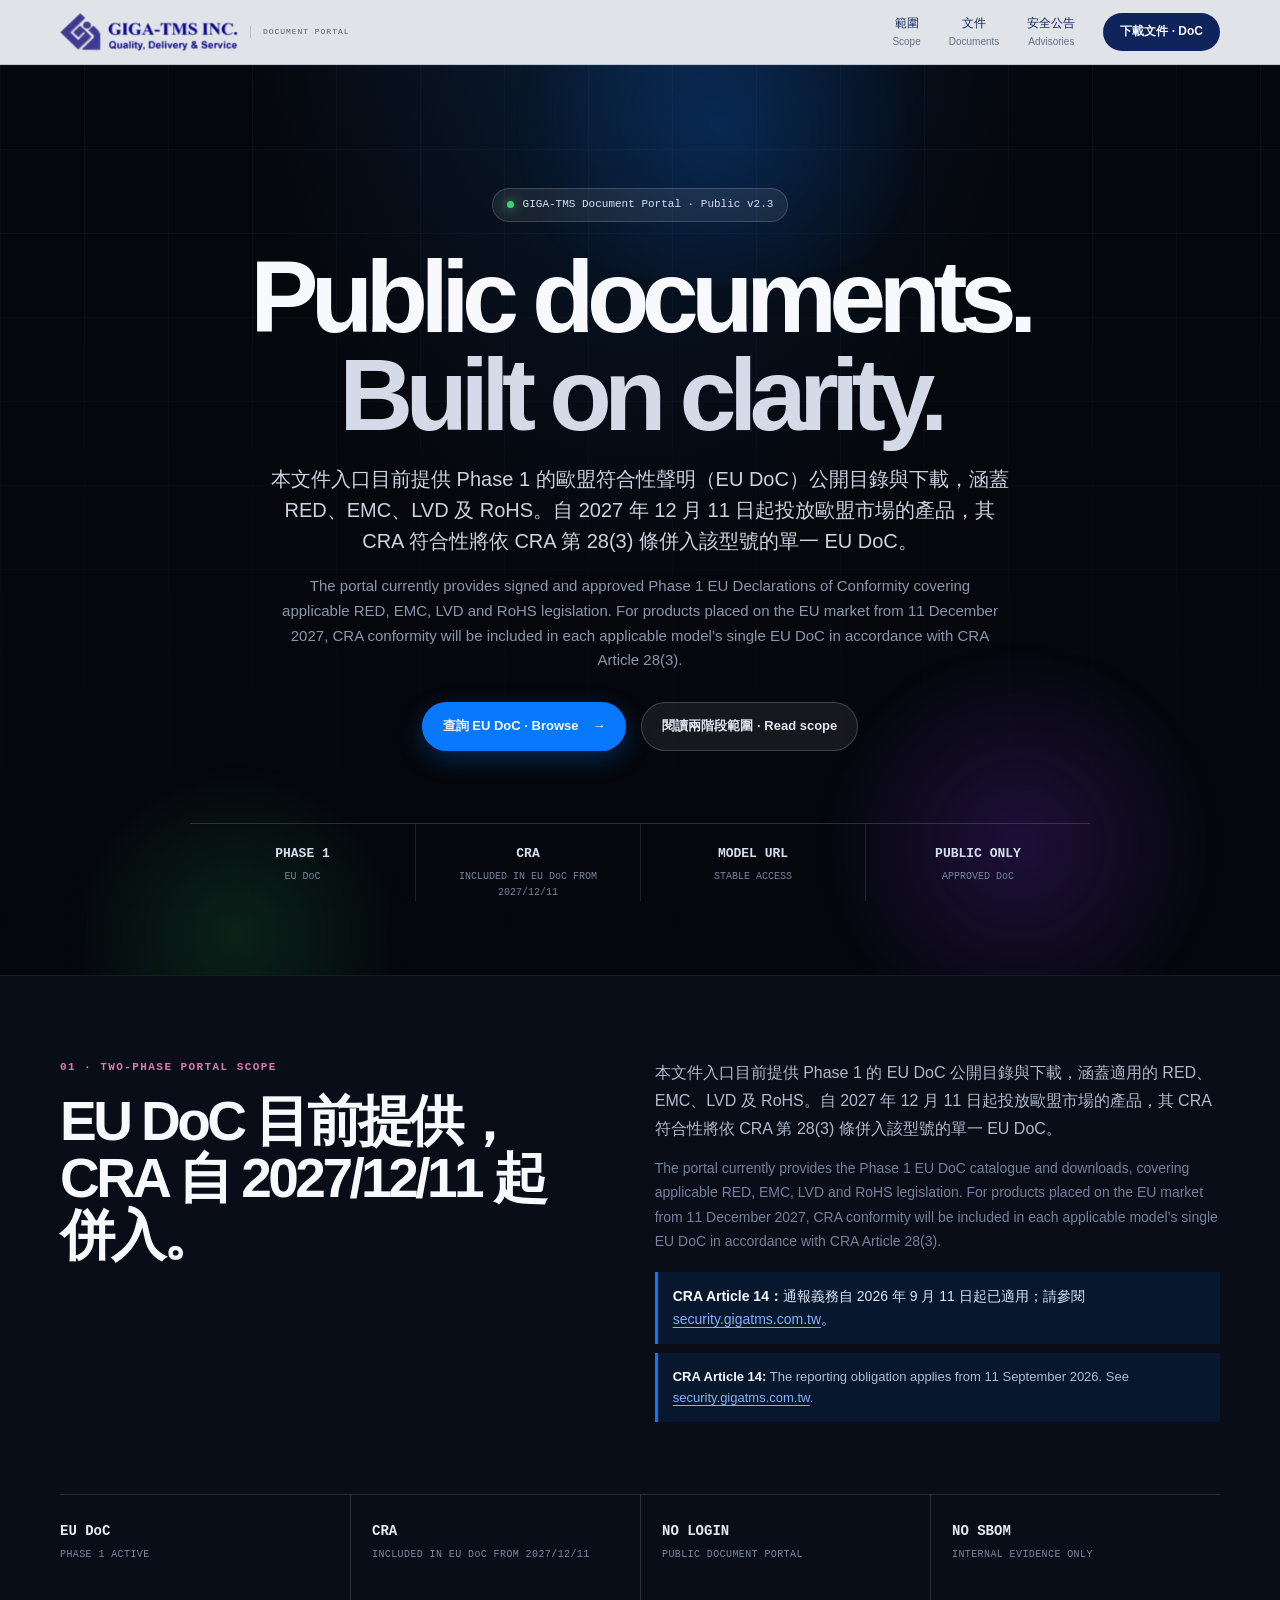
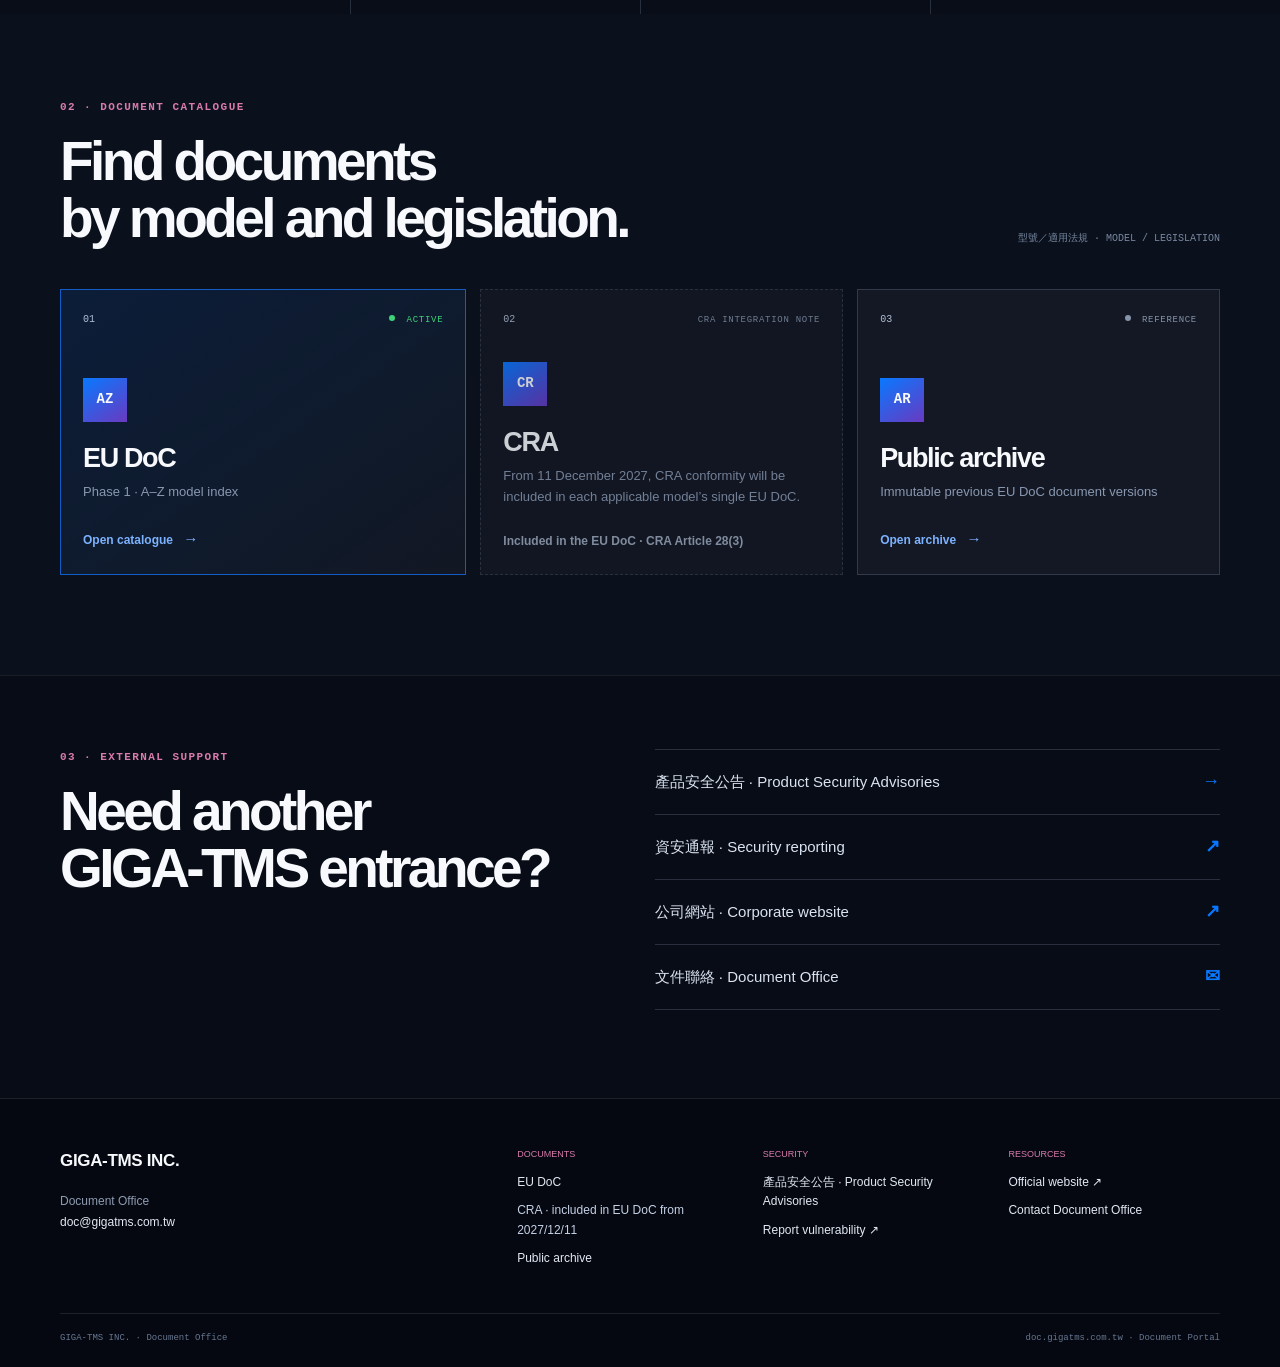
<file: index.html>
<!DOCTYPE html>
<html lang="en">
<head>
  <meta charset="UTF-8">
  <meta name="viewport" content="width=device-width, initial-scale=1">
  <title>GIGA-TMS Document Portal · EU DoC</title>
  <meta name="description" content="GIGA-TMS public portal for signed and approved EU Declarations of Conformity covering applicable RED, EMC, LVD and RoHS legislation. CRA conformity will be included in the applicable model’s single EU DoC from 11 December 2027.">
  <meta name="theme-color" content="#05070c">
  <link rel="stylesheet" href="/assets/style.css">
</head>
<body>
  <header class="site-header">
    <div class="shell header-inner">
      <a class="brand" href="/" aria-label="GIGA-TMS Document Portal home">
        <img class="header-mark" src="/assets/GIGA-TMS_wordmark_color_transparent.png" alt="GIGA-TMS INC. Quality, Delivery &amp; Service">
        <span class="brand-context">DOCUMENT PORTAL</span>
      </a>
      <nav class="nav" aria-label="Primary navigation">
        <a href="#scope"><span>範圍</span><small>Scope</small></a>
        <a href="#documents"><span>文件</span><small>Documents</small></a>
        <a href="/security-advisories/"><span>安全公告</span><small>Advisories</small></a>
        <a class="nav-cta" href="/doc/eu-doc-red/">下載文件 · DoC</a>
      </nav>
    </div>
  </header>

  <main>
    <section class="hero" aria-labelledby="hero-title">
      <div class="hero-grid"></div>
      <div class="hero-glow hero-glow-blue"></div>
      <div class="hero-glow hero-glow-purple"></div>
      <div class="hero-glow hero-glow-green"></div>
      <div class="hero-inner shell">
        <div class="hero-badge"><span class="live-dot"></span> GIGA-TMS Document Portal · Public v2.3</div>
        <h1 id="hero-title">Public documents.<br><span>Built on clarity.</span></h1>
        <p class="hero-cn">本文件入口目前提供 Phase 1 的歐盟符合性聲明（EU DoC）公開目錄與下載，涵蓋 RED、EMC、LVD 及 RoHS。自 2027 年 12 月 11 日起投放歐盟市場的產品，其 CRA 符合性將依 CRA 第 28(3) 條併入該型號的單一 EU DoC。</p>
        <p class="hero-en">The portal currently provides signed and approved Phase 1 EU Declarations of Conformity covering applicable RED, EMC, LVD and RoHS legislation. For products placed on the EU market from 11 December 2027, CRA conformity will be included in each applicable model’s single EU DoC in accordance with CRA Article 28(3).</p>
        <div class="hero-actions">
          <a class="button button-primary" href="/doc/eu-doc-red/">查詢 EU DoC · Browse <span aria-hidden="true">→</span></a>
          <a class="button button-secondary" href="#scope">閱讀兩階段範圍 · Read scope</a>
        </div>
        <div class="hero-stats">
          <div><strong>PHASE 1</strong><span>EU DoC</span></div>
        <div><strong>CRA</strong><span>INCLUDED IN EU DoC FROM 2027/12/11</span></div>
          <div><strong>MODEL URL</strong><span>STABLE ACCESS</span></div>
          <div><strong>PUBLIC ONLY</strong><span>APPROVED DoC</span></div>
        </div>
      </div>
    </section>

    <section class="dark-section commitment" id="scope" aria-labelledby="scope-title">
      <div class="shell split-heading">
        <div><p class="section-kicker">01 · TWO-PHASE PORTAL SCOPE</p><h2 id="scope-title">EU DoC 目前提供，<br>CRA 自 2027/12/11 起併入。</h2></div>
        <div class="section-copy"><p>本文件入口目前提供 Phase 1 的 EU DoC 公開目錄與下載，涵蓋適用的 RED、EMC、LVD 及 RoHS。自 2027 年 12 月 11 日起投放歐盟市場的產品，其 CRA 符合性將依 CRA 第 28(3) 條併入該型號的單一 EU DoC。</p><p>The portal currently provides the Phase 1 EU DoC catalogue and downloads, covering applicable RED, EMC, LVD and RoHS legislation. For products placed on the EU market from 11 December 2027, CRA conformity will be included in each applicable model’s single EU DoC in accordance with CRA Article 28(3).</p><p class="phase2-alert"><strong>CRA Article 14：</strong>通報義務自 2026 年 9 月 11 日起已適用；請參閱 <a href="https://security.gigatms.com.tw" target="_blank" rel="noopener">security.gigatms.com.tw</a>。</p><p class="phase2-alert phase2-alert-en"><strong>CRA Article 14:</strong> The reporting obligation applies from 11 September 2026. See <a href="https://security.gigatms.com.tw" target="_blank" rel="noopener">security.gigatms.com.tw</a>.</p></div>
      </div>
      <div class="shell metric-row">
        <div><strong>EU DoC</strong><span>PHASE 1 ACTIVE</span></div>
        <div><strong>CRA</strong><span>INCLUDED IN EU DoC FROM 2027/12/11</span></div>
        <div><strong>NO LOGIN</strong><span>PUBLIC DOCUMENT PORTAL</span></div>
        <div><strong>NO SBOM</strong><span>INTERNAL EVIDENCE ONLY</span></div>
      </div>
    </section>

    <section class="dark-section documents" id="documents" aria-labelledby="documents-title">
      <div class="shell">
        <div class="section-head"><div><p class="section-kicker">02 · DOCUMENT CATALOGUE</p><h2 id="documents-title">Find documents<br>by model and legislation.</h2></div><span class="section-note">型號／適用法規 · MODEL / LEGISLATION</span></div>
        <div class="document-grid">
          <a class="document-tile document-tile-active" href="/doc/eu-doc-red/">
            <div class="tile-top"><span>01</span><span class="tile-status"><i></i> ACTIVE</span></div>
            <div class="tile-main"><span class="tile-mark">AZ</span><h3>EU DoC</h3><p>Phase 1 · A–Z model index</p></div>
            <span class="tile-link">Open catalogue <b>→</b></span>
          </a>
          <div class="document-tile document-tile-phase2 document-tile-note">
            <div class="tile-top"><span>02</span><span class="tile-status tile-status-muted">CRA INTEGRATION NOTE</span></div>
            <div class="tile-main"><span class="tile-mark">CR</span><h3>CRA</h3><p>From 11 December 2027, CRA conformity will be included in each applicable model’s single EU DoC.</p></div>
            <span class="tile-link">Included in the EU DoC · CRA Article 28(3)</span>
          </div>
          <a class="document-tile" href="/doc/eu-doc-red/archive/">
            <div class="tile-top"><span>03</span><span class="tile-status tile-status-muted"><i></i> REFERENCE</span></div>
            <div class="tile-main"><span class="tile-mark">AR</span><h3>Public archive</h3><p>Immutable previous EU DoC document versions</p></div>
            <span class="tile-link">Open archive <b>→</b></span>
          </a>
        </div>
      </div>
    </section>

    <section class="dark-section support" aria-labelledby="support-title">
      <div class="shell support-grid">
        <div><p class="section-kicker">03 · EXTERNAL SUPPORT</p><h2 id="support-title">Need another<br>GIGA-TMS entrance?</h2></div>
        <div class="support-links">
          <a href="/security-advisories/"><span>產品安全公告 · Product Security Advisories</span><b>→</b></a>
          <a href="https://security.gigatms.com.tw" target="_blank" rel="noopener"><span>資安通報 · Security reporting</span><b>↗</b></a>
          <a href="https://www.gigatms.com.tw" target="_blank" rel="noopener"><span>公司網站 · Corporate website</span><b>↗</b></a>
          <a href="mailto:doc@gigatms.com.tw"><span>文件聯絡 · Document Office</span><b>✉</b></a>
        </div>
      </div>
    </section>
  </main>

  <footer class="site-footer">
    <div class="shell footer-grid">
      <div class="footer-brand"><strong class="footer-company-name">GIGA-TMS INC.</strong><p>Document Office<br><a href="mailto:doc@gigatms.com.tw">doc@gigatms.com.tw</a></p></div>
      <div><p class="footer-label">DOCUMENTS</p><a href="/doc/eu-doc-red/">EU DoC</a><span>CRA · included in EU DoC from 2027/12/11</span><a href="/doc/eu-doc-red/archive/">Public archive</a></div>
      <div><p class="footer-label">SECURITY</p><a href="/security-advisories/">產品安全公告 · Product Security Advisories</a><a href="https://security.gigatms.com.tw" target="_blank" rel="noopener">Report vulnerability ↗</a></div>
      <div><p class="footer-label">RESOURCES</p><a href="https://www.gigatms.com.tw" target="_blank" rel="noopener">Official website ↗</a><a href="mailto:doc@gigatms.com.tw">Contact Document Office</a></div>
    </div>
    <div class="shell footer-bottom"><span>GIGA-TMS INC. · Document Office</span><span>doc.gigatms.com.tw · Document Portal</span></div>
  </footer>
</body>
</html>
</file>
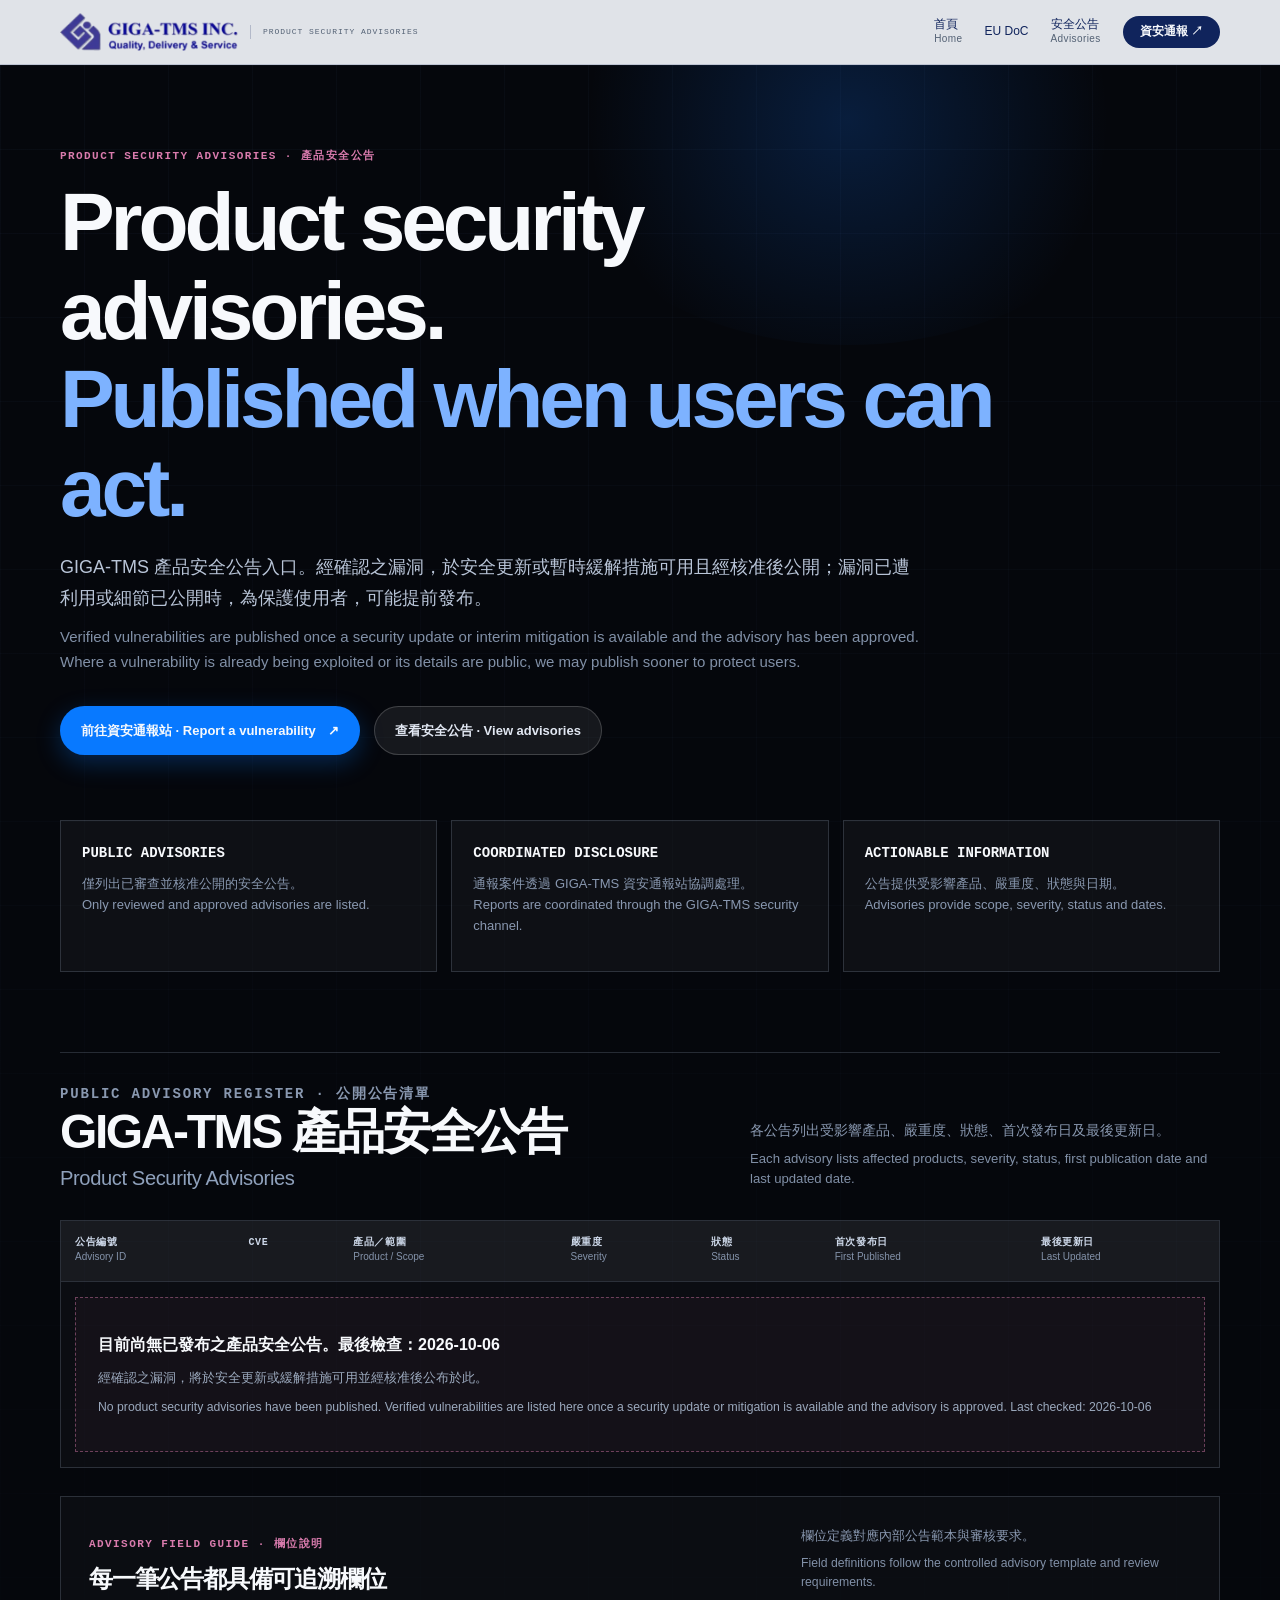
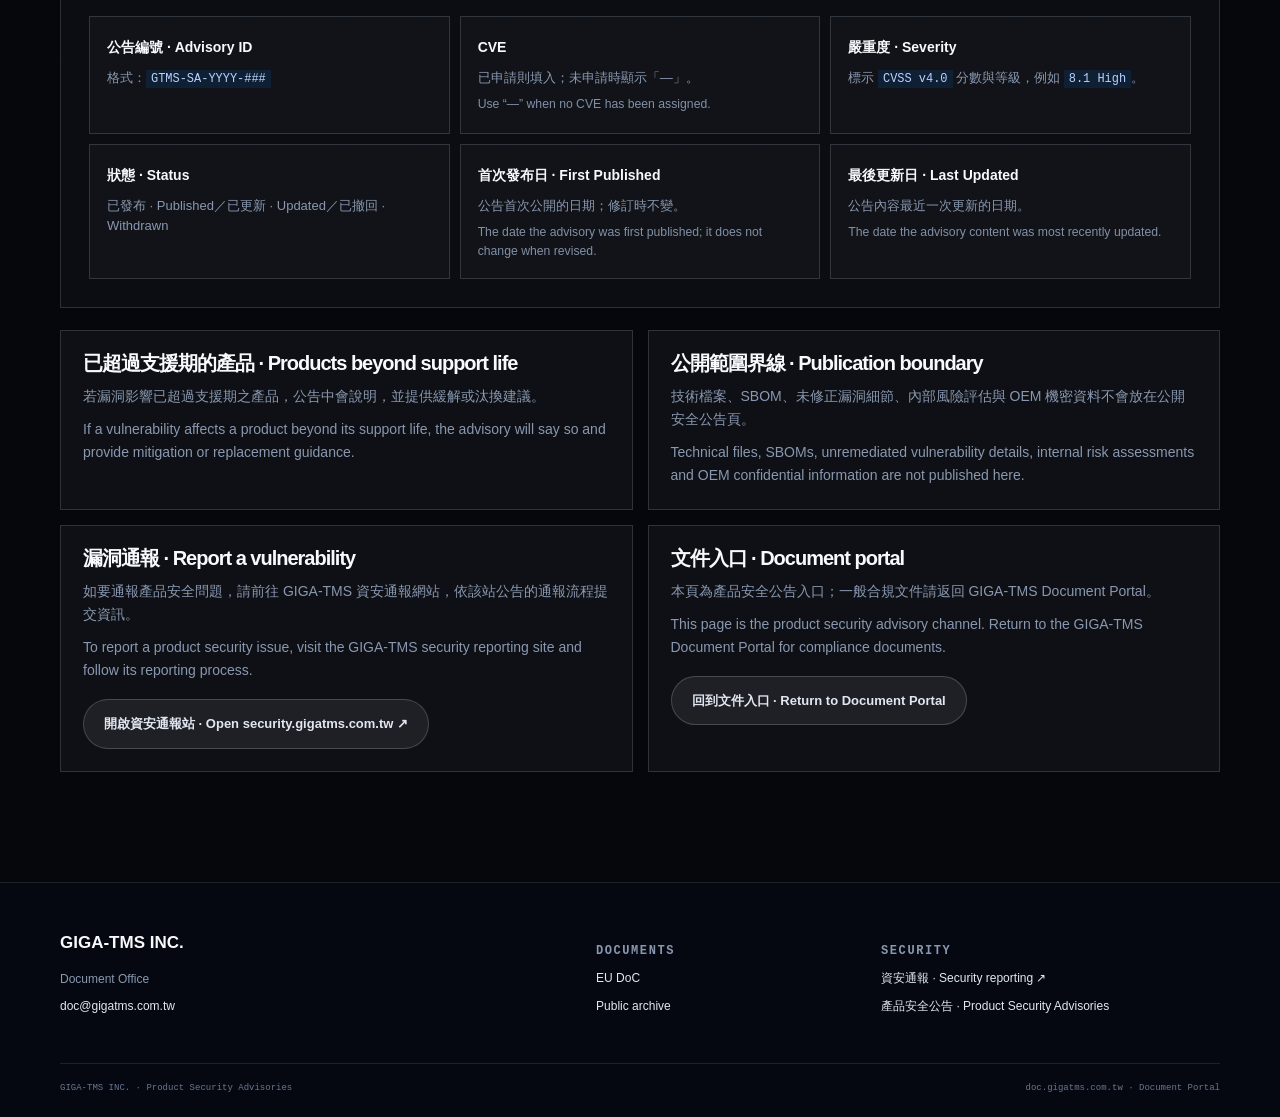
<file: security-advisories/index.html>
<!DOCTYPE html>
<html lang="zh-Hant">
<head>
  <meta charset="UTF-8">
  <meta name="viewport" content="width=device-width, initial-scale=1">
  <title>產品安全公告 · Product Security Advisories · GIGA-TMS Document Portal</title>
  <meta name="description" content="GIGA-TMS 產品安全公告（Product Security Advisories）公開入口。">
  <meta name="theme-color" content="#05070c">
  <link rel="stylesheet" href="/assets/advisory.css">
</head>
<body>
  <header class="site-header">
    <div class="shell header-inner">
      <a class="brand" href="/" aria-label="GIGA-TMS Document Portal home">
        <img class="header-mark" src="/assets/GIGA-TMS_wordmark_color_transparent.png" alt="GIGA-TMS INC. Quality, Delivery &amp; Service">
        <span class="brand-context">PRODUCT SECURITY ADVISORIES</span>
      </a>
      <nav class="nav" aria-label="Primary navigation">
        <a href="/">首頁<br><span>Home</span></a>
        <a href="/doc/eu-doc-red/">EU DoC</a>
        <a href="/security-advisories/" aria-current="page">安全公告<br><span>Advisories</span></a>
        <a class="nav-cta" href="https://security.gigatms.com.tw" target="_blank" rel="noopener">資安通報 ↗</a>
      </nav>
    </div>
  </header>

  <main class="main">
    <div class="shell">
      <p class="eyebrow">PRODUCT SECURITY ADVISORIES · 產品安全公告</p>
      <h1>Product security advisories.<br><span>Published when users can act.</span></h1>
      <p class="lead">GIGA-TMS 產品安全公告入口。經確認之漏洞，於安全更新或暫時緩解措施可用且經核准後公開；漏洞已遭利用或細節已公開時，為保護使用者，可能提前發布。<span class="zh">Verified vulnerabilities are published once a security update or interim mitigation is available and the advisory has been approved. Where a vulnerability is already being exploited or its details are public, we may publish sooner to protect users.</span></p>
      <div class="hero-actions">
        <a class="button button-primary" href="https://security.gigatms.com.tw" target="_blank" rel="noopener">前往資安通報站 · Report a vulnerability <span aria-hidden="true">↗</span></a>
        <a class="button button-secondary" href="#advisories">查看安全公告 · View advisories</a>
      </div>

      <section class="summary-grid" aria-label="Security advisory policy summary">
        <article class="summary-card"><strong>PUBLIC ADVISORIES</strong><span>僅列出已審查並核准公開的安全公告。<br>Only reviewed and approved advisories are listed.</span></article>
        <article class="summary-card"><strong>COORDINATED DISCLOSURE</strong><span>通報案件透過 GIGA-TMS 資安通報站協調處理。<br>Reports are coordinated through the GIGA-TMS security channel.</span></article>
        <article class="summary-card"><strong>ACTIONABLE INFORMATION</strong><span>公告提供受影響產品、嚴重度、狀態與日期。<br>Advisories provide scope, severity, status and dates.</span></article>
      </section>

      <section class="advisory-section" id="advisories" aria-labelledby="advisories-title">
        <div class="advisory-head">
          <div><p class="eyebrow">PUBLIC ADVISORY REGISTER · 公開公告清單</p><h2 id="advisories-title">GIGA-TMS 產品安全公告<span class="heading-en">Product Security Advisories</span></h2></div>
          <p>各公告列出受影響產品、嚴重度、狀態、首次發布日及最後更新日。<span class="en">Each advisory lists affected products, severity, status, first publication date and last updated date.</span></p>
        </div>
        <div class="table-shell">
          <table>
            <thead>
              <tr>
                <th scope="col">公告編號<br><span>Advisory ID</span></th>
                <th scope="col">CVE</th>
                <th scope="col">產品／範圍<br><span>Product / Scope</span></th>
                <th scope="col">嚴重度<br><span>Severity</span></th>
                <th scope="col">狀態<br><span>Status</span></th>
                <th scope="col">首次發布日<br><span>First Published</span></th>
                <th scope="col">最後更新日<br><span>Last Updated</span></th>
              </tr>
            </thead>
            <tbody>
              <tr><td colspan="7"><div class="advisory-empty"><strong>目前尚無已發布之產品安全公告。最後檢查：2026-10-06</strong><span>經確認之漏洞，將於安全更新或緩解措施可用並經核准後公布於此。</span><span class="en">No product security advisories have been published. Verified vulnerabilities are listed here once a security update or mitigation is available and the advisory is approved. Last checked: 2026-10-06</span></div></td></tr>
            </tbody>
          </table>
        </div>

        <section class="field-guide" aria-labelledby="field-guide-title">
          <div class="field-guide-head"><div><p class="eyebrow">ADVISORY FIELD GUIDE · 欄位說明</p><h3 id="field-guide-title">每一筆公告都具備可追溯欄位</h3></div><p>欄位定義對應內部公告範本與審核要求。<span class="en">Field definitions follow the controlled advisory template and review requirements.</span></p></div>
          <div class="field-grid">
            <article><strong>公告編號 · Advisory ID</strong><p>格式：<code>GTMS-SA-YYYY-###</code></p></article>
            <article><strong>CVE</strong><p>已申請則填入；未申請時顯示「—」。<span class="en">Use “—” when no CVE has been assigned.</span></p></article>
            <article><strong>嚴重度 · Severity</strong><p>標示 <code>CVSS v4.0</code> 分數與等級，例如 <code>8.1 High</code>。</p></article>
            <article><strong>狀態 · Status</strong><p>已發布 · Published／已更新 · Updated／已撤回 · Withdrawn</p></article>
            <article><strong>首次發布日 · First Published</strong><p>公告首次公開的日期；修訂時不變。<span class="en">The date the advisory was first published; it does not change when revised.</span></p></article>
            <article><strong>最後更新日 · Last Updated</strong><p>公告內容最近一次更新的日期。<span class="en">The date the advisory content was most recently updated.</span></p></article>
          </div>
        </section>
      </section>

      <section class="publication-notes" aria-label="Additional publication notes">
        <article class="policy-card"><h3>已超過支援期的產品 · Products beyond support life</h3><p>若漏洞影響已超過支援期之產品，公告中會說明，並提供緩解或汰換建議。</p><p class="en">If a vulnerability affects a product beyond its support life, the advisory will say so and provide mitigation or replacement guidance.</p></article>
        <article class="policy-card"><h3>公開範圍界線 · Publication boundary</h3><p>技術檔案、SBOM、未修正漏洞細節、內部風險評估與 OEM 機密資料不會放在公開安全公告頁。</p><p class="en">Technical files, SBOMs, unremediated vulnerability details, internal risk assessments and OEM confidential information are not published here.</p></article>
      </section>

      <section class="policy" aria-label="Reporting and publication policy">
        <article class="policy-card"><h3>漏洞通報 · Report a vulnerability</h3><p>如要通報產品安全問題，請前往 GIGA-TMS 資安通報網站，依該站公告的通報流程提交資訊。</p><p class="en">To report a product security issue, visit the GIGA-TMS security reporting site and follow its reporting process.</p><a class="button button-secondary" href="https://security.gigatms.com.tw" target="_blank" rel="noopener">開啟資安通報站 · Open security.gigatms.com.tw ↗</a></article>
        <article class="policy-card"><h3>文件入口 · Document portal</h3><p>本頁為產品安全公告入口；一般合規文件請返回 GIGA-TMS Document Portal。</p><p class="en">This page is the product security advisory channel. Return to the GIGA-TMS Document Portal for compliance documents.</p><a class="button button-secondary" href="/">回到文件入口 · Return to Document Portal</a></article>
      </section>
    </div>
  </main>

  <footer class="site-footer">
    <div class="shell footer-grid">
      <div><strong class="footer-company-name">GIGA-TMS INC.</strong><p>Document Office<br><a href="mailto:doc@gigatms.com.tw">doc@gigatms.com.tw</a></p></div>
      <div><p class="footer-label">DOCUMENTS</p><a href="/doc/eu-doc-red/">EU DoC</a><a href="/doc/eu-doc-red/archive/">Public archive</a></div>
      <div><p class="footer-label">SECURITY</p><a href="https://security.gigatms.com.tw" target="_blank" rel="noopener">資安通報 · Security reporting ↗</a><a href="/security-advisories/">產品安全公告 · Product Security Advisories</a></div>
    </div>
    <div class="shell footer-bottom"><span>GIGA-TMS INC. · Product Security Advisories</span><span>doc.gigatms.com.tw · Document Portal</span></div>
  </footer>
</body>
</html>
</file>
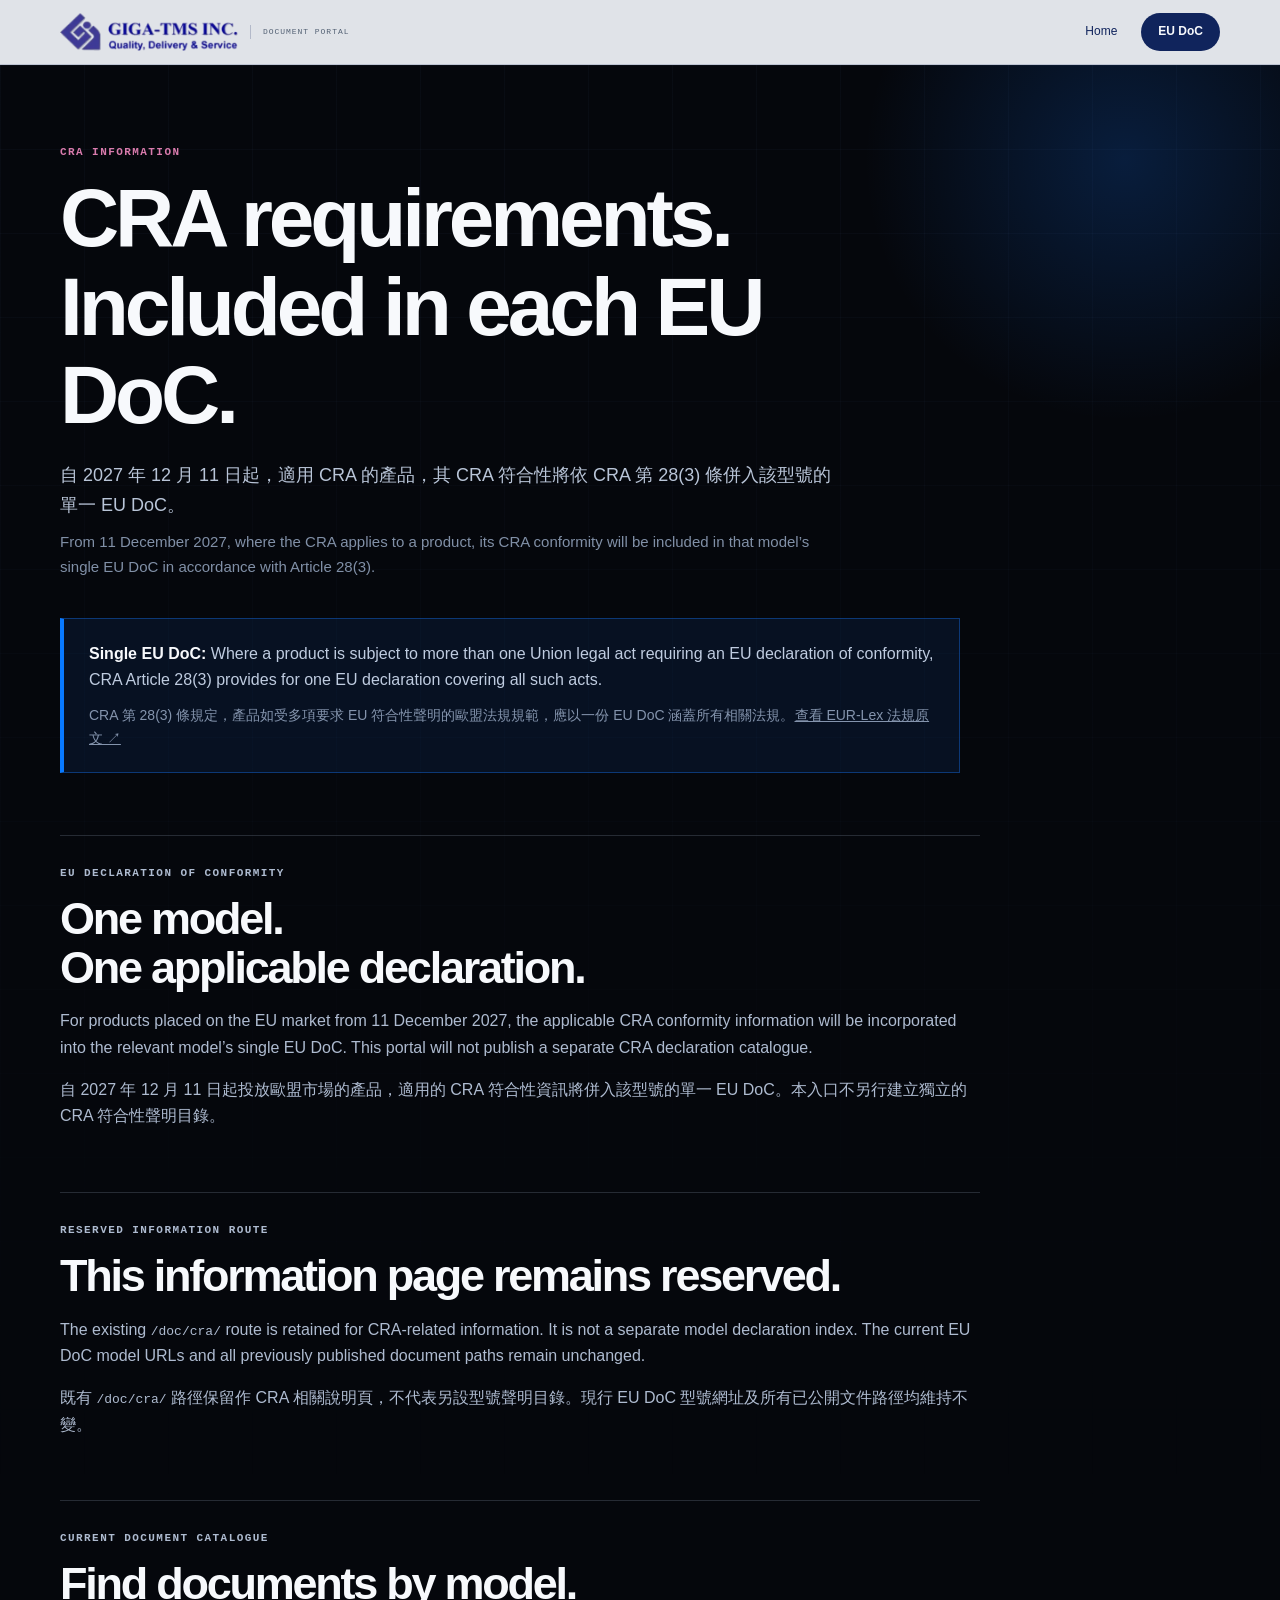
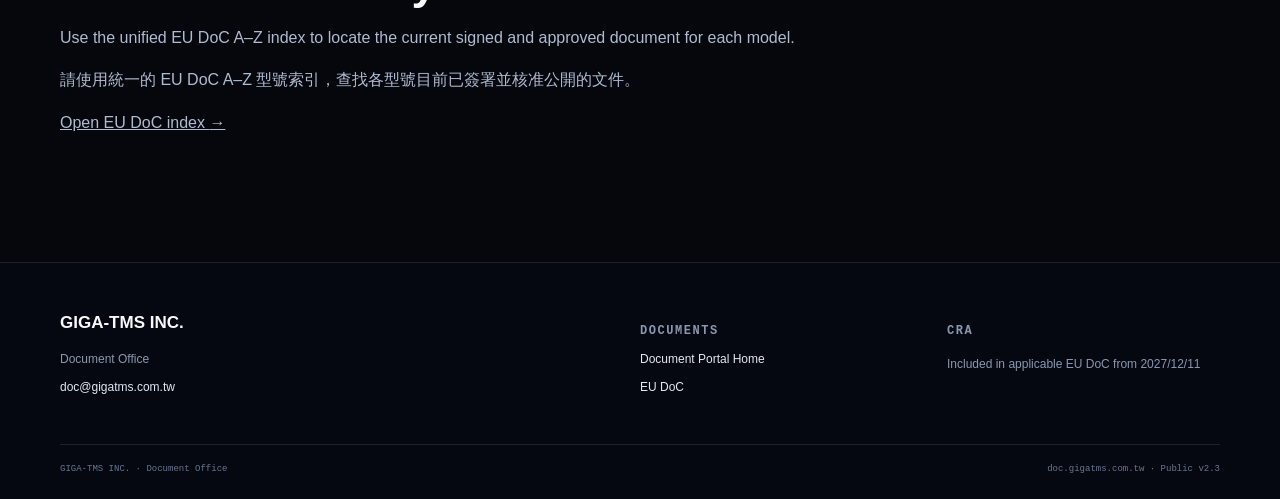
<file: doc/cra/index.html>
<!DOCTYPE html>
<html lang="en">
<head>
  <meta charset="UTF-8">
  <meta name="viewport" content="width=device-width, initial-scale=1">
  <title>CRA Information · GIGA-TMS Document Portal</title>
  <meta name="description" content="Information on how applicable Cyber Resilience Act requirements will be included in the relevant model's single EU Declaration of Conformity from 11 December 2027.">
  <link rel="stylesheet" href="/assets/doc.css">
</head>
<body>
  <header class="site-header">
    <div class="shell header-inner">
      <a class="brand" href="/" aria-label="GIGA-TMS Document Portal home">
        <img class="header-mark" src="/assets/GIGA-TMS_wordmark_color_transparent.png" alt="GIGA-TMS INC. Quality, Delivery &amp; Service">
        <span class="brand-context">DOCUMENT PORTAL</span>
      </a>
      <nav class="nav" aria-label="Primary navigation">
        <a href="/">Home</a>
        <a class="nav-cta" href="/doc/eu-doc-red/">EU DoC</a>
      </nav>
    </div>
  </header>

  <main class="main">
    <div class="shell">
      <p class="eyebrow">CRA INFORMATION</p>
      <h1>CRA requirements.<br>Included in each EU DoC.</h1>
      <p class="lead">自 2027 年 12 月 11 日起，適用 CRA 的產品，其 CRA 符合性將依 CRA 第 28(3) 條併入該型號的單一 EU DoC。<span class="zh">From 11 December 2027, where the CRA applies to a product, its CRA conformity will be included in that model’s single EU DoC in accordance with Article 28(3).</span></p>

      <div class="notice">
        <p><strong>Single EU DoC:</strong> Where a product is subject to more than one Union legal act requiring an EU declaration of conformity, CRA Article 28(3) provides for one EU declaration covering all such acts.</p>
        <p>CRA 第 28(3) 條規定，產品如受多項要求 EU 符合性聲明的歐盟法規規範，應以一份 EU DoC 涵蓋所有相關法規。<a href="https://eur-lex.europa.eu/legal-content/EN/TXT/HTML/?uri=OJ:L_202402847" target="_blank" rel="noopener">查看 EUR-Lex 法規原文 ↗</a></p>
      </div>

      <section class="section" aria-labelledby="scope-title">
        <p class="eyebrow">EU DECLARATION OF CONFORMITY</p>
        <h2 id="scope-title">One model.<br>One applicable declaration.</h2>
        <p>For products placed on the EU market from 11 December 2027, the applicable CRA conformity information will be incorporated into the relevant model’s single EU DoC. This portal will not publish a separate CRA declaration catalogue.</p>
        <p>自 2027 年 12 月 11 日起投放歐盟市場的產品，適用的 CRA 符合性資訊將併入該型號的單一 EU DoC。本入口不另行建立獨立的 CRA 符合性聲明目錄。</p>
      </section>

      <section class="section" aria-labelledby="route-title">
        <p class="eyebrow">RESERVED INFORMATION ROUTE</p>
        <h2 id="route-title">This information page remains reserved.</h2>
        <p>The existing <code>/doc/cra/</code> route is retained for CRA-related information. It is not a separate model declaration index. The current EU DoC model URLs and all previously published document paths remain unchanged.</p>
        <p>既有 <code>/doc/cra/</code> 路徑保留作 CRA 相關說明頁，不代表另設型號聲明目錄。現行 EU DoC 型號網址及所有已公開文件路徑均維持不變。</p>
      </section>

      <section class="section" aria-labelledby="navigation-title">
        <p class="eyebrow">CURRENT DOCUMENT CATALOGUE</p>
        <h2 id="navigation-title">Find documents by model.</h2>
        <p>Use the unified EU DoC A–Z index to locate the current signed and approved document for each model.</p>
        <p>請使用統一的 EU DoC A–Z 型號索引，查找各型號目前已簽署並核准公開的文件。</p>
        <p><a class="button button-primary" href="/doc/eu-doc-red/">Open EU DoC index <span aria-hidden="true">→</span></a></p>
      </section>
    </div>
  </main>

  <footer class="site-footer">
    <div class="shell footer-grid">
      <div><strong class="footer-company-name">GIGA-TMS INC.</strong><p>Document Office<br><a href="mailto:doc@gigatms.com.tw">doc@gigatms.com.tw</a></p></div>
      <div><p class="footer-label">DOCUMENTS</p><a href="/">Document Portal Home</a><a href="/doc/eu-doc-red/">EU DoC</a></div>
      <div><p class="footer-label">CRA</p><p>Included in applicable EU DoC from 2027/12/11</p></div>
    </div>
    <div class="shell footer-bottom"><span>GIGA-TMS INC. · Document Office</span><span>doc.gigatms.com.tw · Public v2.3</span></div>
  </footer>
</body>
</html>
</file>
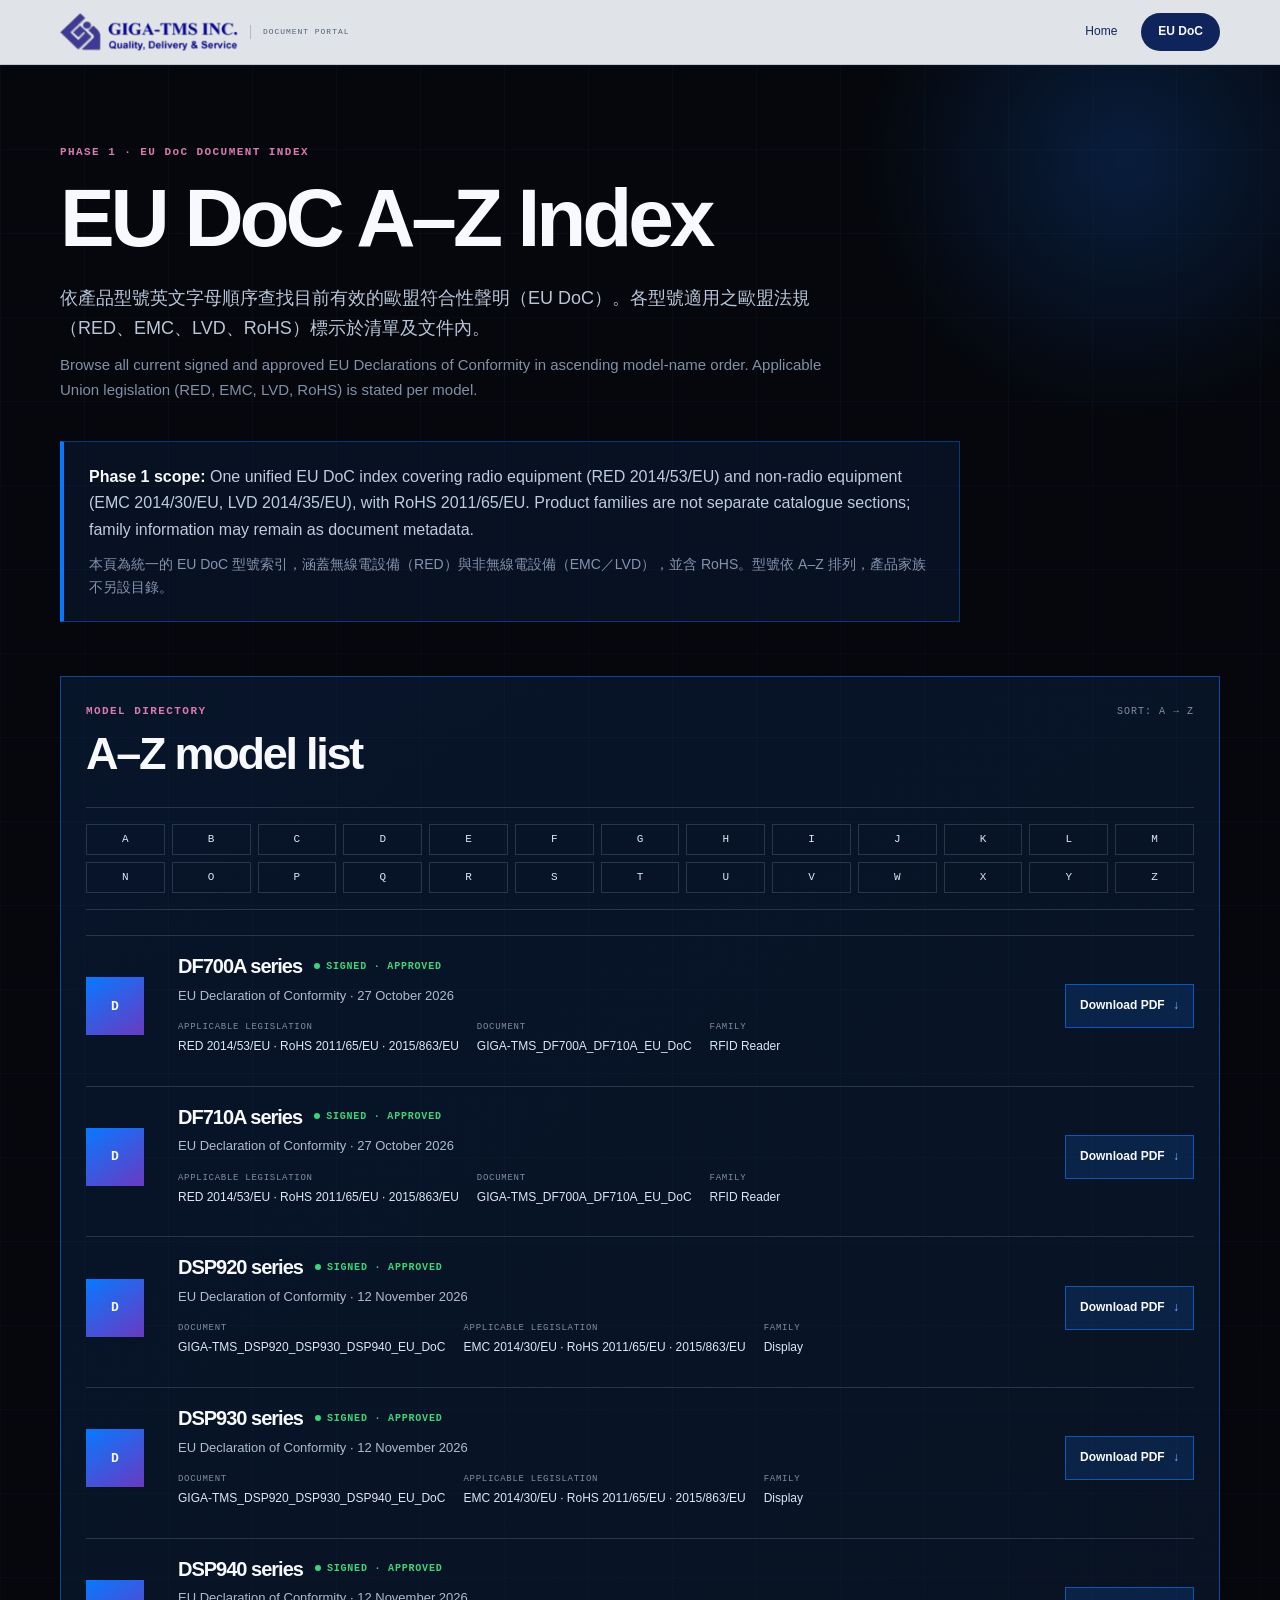
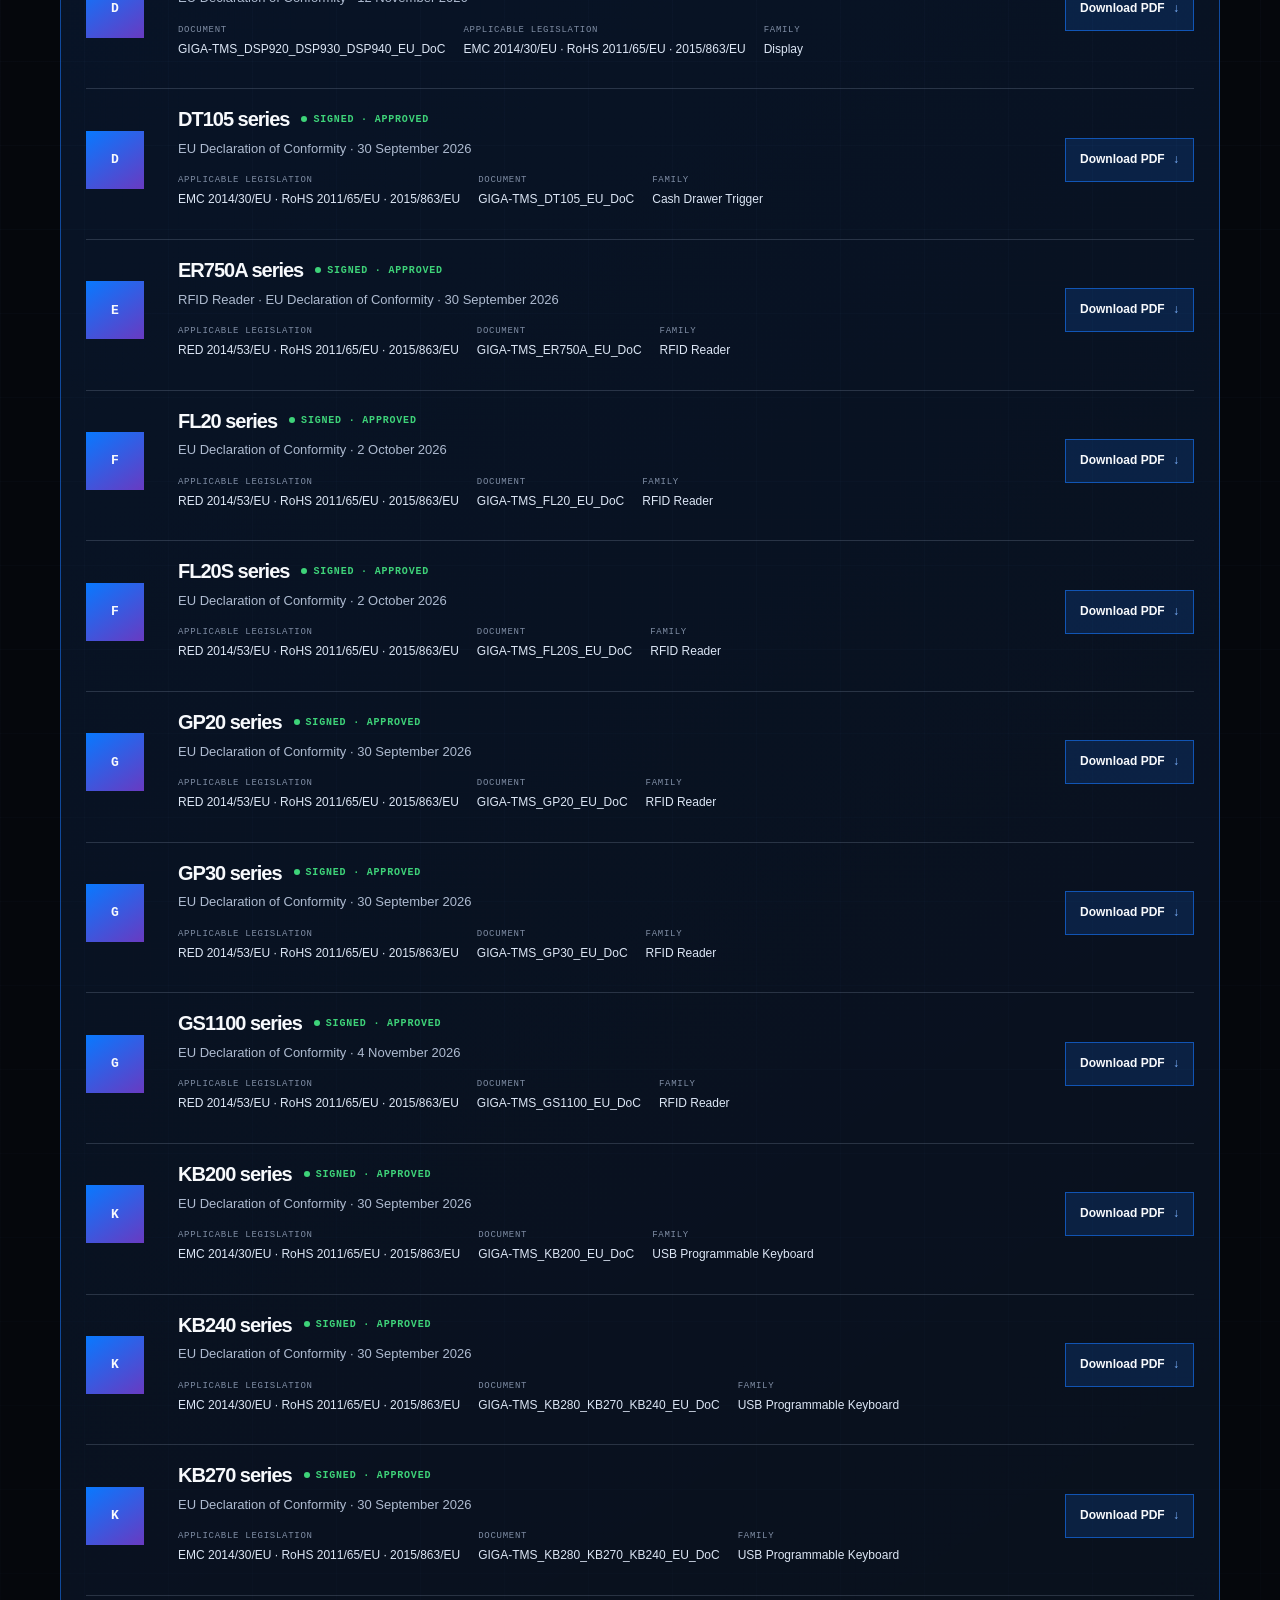
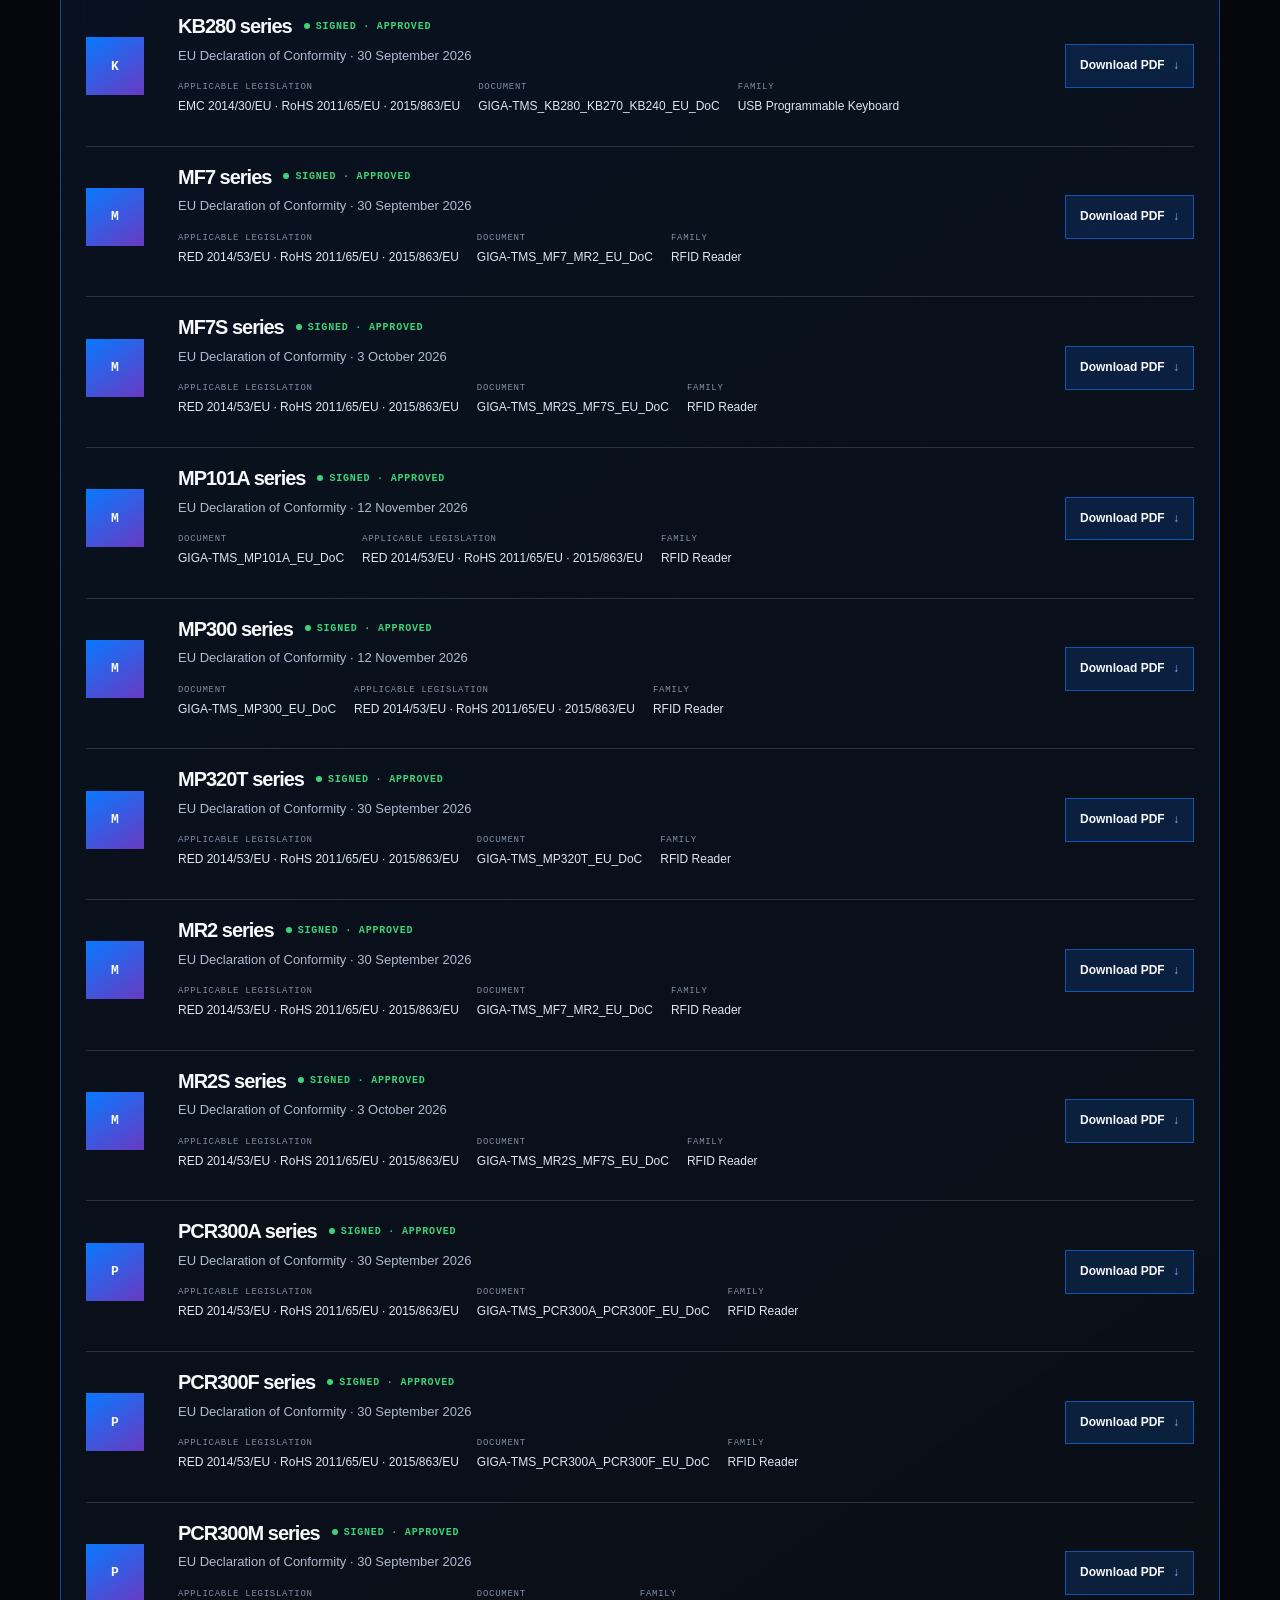
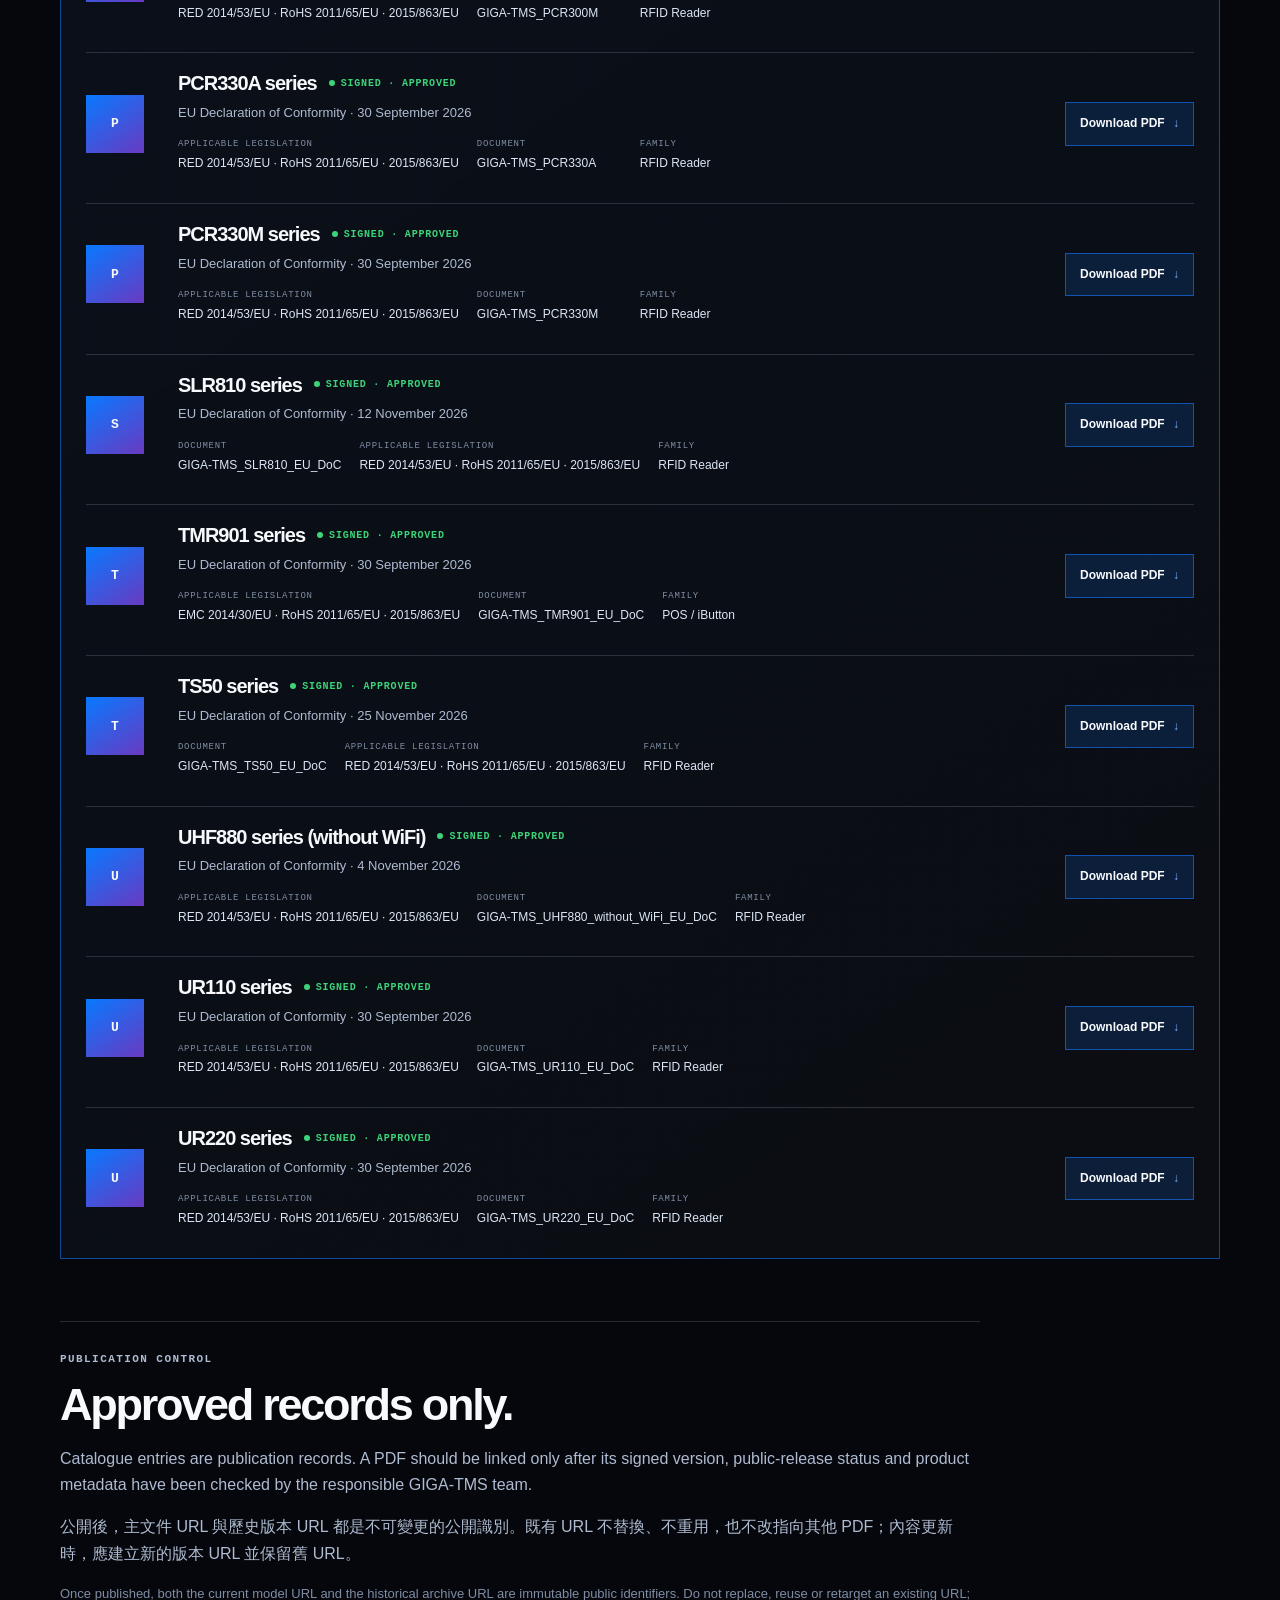
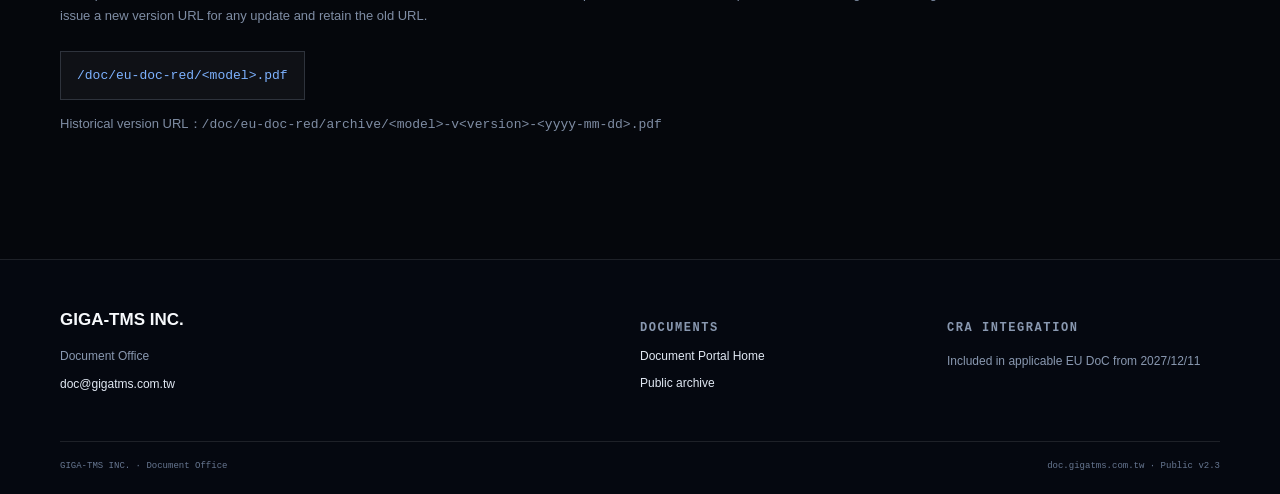
<file: doc/eu-doc-red/index.html>
<!DOCTYPE html>
<html lang="en">
<head>
  <meta charset="UTF-8">
  <meta name="viewport" content="width=device-width, initial-scale=1">
  <title>EU DoC A-Z Index · GIGA-TMS Document Portal</title>
  <meta name="description" content="Phase 1 EU DoC A-Z model index for GIGA-TMS. Applicable Union legislation is listed per model.">
  <link rel="stylesheet" href="/assets/doc.css">
</head>
<body>
  <header class="site-header">
    <div class="shell header-inner">
      <a class="brand" href="/" aria-label="GIGA-TMS Document Portal home">
        <img class="header-mark" src="/assets/GIGA-TMS_wordmark_color_transparent.png" alt="GIGA-TMS INC. Quality, Delivery &amp; Service">
        <span class="brand-context">DOCUMENT PORTAL</span>
      </a>
      <nav class="nav" aria-label="Primary navigation">
        <a href="/">Home</a>
        <a class="nav-cta" href="/doc/eu-doc-red/" aria-current="page">EU DoC</a>
      </nav>
    </div>
  </header>

  <main class="main">
    <div class="shell">
      <p class="eyebrow">PHASE 1 · EU DoC DOCUMENT INDEX</p>
      <h1>EU DoC A–Z Index</h1>
      <p class="lead">依產品型號英文字母順序查找目前有效的歐盟符合性聲明（EU DoC）。各型號適用之歐盟法規（RED、EMC、LVD、RoHS）標示於清單及文件內。<span class="zh">Browse all current signed and approved EU Declarations of Conformity in ascending model-name order. Applicable Union legislation (RED, EMC, LVD, RoHS) is stated per model.</span></p>

      <div class="notice">
        <p><strong>Phase 1 scope:</strong> One unified EU DoC index covering radio equipment (RED 2014/53/EU) and non-radio equipment (EMC 2014/30/EU, LVD 2014/35/EU), with RoHS 2011/65/EU. Product families are not separate catalogue sections; family information may remain as document metadata.</p>
        <p>本頁為統一的 EU DoC 型號索引，涵蓋無線電設備（RED）與非無線電設備（EMC／LVD），並含 RoHS。型號依 A–Z 排列，產品家族不另設目錄。</p>
      </div>

      <section class="az-index" aria-labelledby="az-title">
        <div class="az-heading">
          <div><p class="eyebrow">MODEL DIRECTORY</p><h2 id="az-title">A–Z model list</h2></div>
          <span class="az-rule">SORT: A → Z</span>
        </div>
        <nav class="az-nav" aria-label="A-Z model index"><a href="#letter-a">A</a><a href="#letter-b">B</a><a href="#letter-c">C</a><a href="#model-df700a">D</a><a href="#model-er750a">E</a><a href="#model-fl20">F</a><a href="#model-gp20">G</a><a href="#letter-h">H</a><a href="#letter-i">I</a><a href="#letter-j">J</a><a href="#model-kb200">K</a><a href="#letter-l">L</a><a href="#model-mf7">M</a><a href="#letter-n">N</a><a href="#letter-o">O</a><a href="#model-pcr300a">P</a><a href="#letter-q">Q</a><a href="#letter-r">R</a><a href="#model-slr810">S</a><a href="#model-tmr901">T</a><a href="#model-uhf880">U</a><a href="#letter-v">V</a><a href="#letter-w">W</a><a href="#letter-x">X</a><a href="#letter-y">Y</a><a href="#letter-z">Z</a></nav>
        <article class="model-record" id="model-df700a">
          <span class="model-letter">D</span>
          <div class="record-main">
            <div class="record-heading"><h3>DF700A series</h3><span class="record-status">SIGNED · APPROVED</span></div>
            <p>EU Declaration of Conformity · 27 October 2026</p>
            <dl class="record-meta"><div class="applicable-legislation"><dt>Applicable legislation</dt><dd>RED 2014/53/EU · RoHS 2011/65/EU · 2015/863/EU</dd></div><div><dt>Document</dt><dd>GIGA-TMS_DF700A_DF710A_EU_DoC</dd></div><div><dt>Family</dt><dd>RFID Reader</dd></div></dl>
          </div>
          <a class="record-download" href="/doc/eu-doc-red/DF700A_DF710A.pdf" download>Download PDF <b>↓</b></a>
        </article>
        <article class="model-record" id="model-df710a">
          <span class="model-letter">D</span>
          <div class="record-main">
            <div class="record-heading"><h3>DF710A series</h3><span class="record-status">SIGNED · APPROVED</span></div>
            <p>EU Declaration of Conformity · 27 October 2026</p>
            <dl class="record-meta"><div class="applicable-legislation"><dt>Applicable legislation</dt><dd>RED 2014/53/EU · RoHS 2011/65/EU · 2015/863/EU</dd></div><div><dt>Document</dt><dd>GIGA-TMS_DF700A_DF710A_EU_DoC</dd></div><div><dt>Family</dt><dd>RFID Reader</dd></div></dl>
          </div>
          <a class="record-download" href="/doc/eu-doc-red/DF700A_DF710A.pdf" download>Download PDF <b>↓</b></a>
        </article>
        <article class="model-record" id="model-dsp920">
          <span class="model-letter">D</span>
          <div class="record-main">
            <div class="record-heading"><h3>DSP920 series</h3><span class="record-status">SIGNED · APPROVED</span></div>
            <p>EU Declaration of Conformity · 12 November 2026</p>
            <dl class="record-meta"><div><dt>Document</dt><dd>GIGA-TMS_DSP920_DSP930_DSP940_EU_DoC</dd></div><div><dt>Applicable legislation</dt><dd>EMC 2014/30/EU · RoHS 2011/65/EU · 2015/863/EU</dd></div><div><dt>Family</dt><dd>Display</dd></div></dl>
          </div>
          <a class="record-download" href="/doc/eu-doc-red/DSP920_DSP930_DSP940.pdf" download>Download PDF <b>↓</b></a>
        </article>
        <article class="model-record" id="model-dsp930">
          <span class="model-letter">D</span>
          <div class="record-main">
            <div class="record-heading"><h3>DSP930 series</h3><span class="record-status">SIGNED · APPROVED</span></div>
            <p>EU Declaration of Conformity · 12 November 2026</p>
            <dl class="record-meta"><div><dt>Document</dt><dd>GIGA-TMS_DSP920_DSP930_DSP940_EU_DoC</dd></div><div><dt>Applicable legislation</dt><dd>EMC 2014/30/EU · RoHS 2011/65/EU · 2015/863/EU</dd></div><div><dt>Family</dt><dd>Display</dd></div></dl>
          </div>
          <a class="record-download" href="/doc/eu-doc-red/DSP920_DSP930_DSP940.pdf" download>Download PDF <b>↓</b></a>
        </article>
        <article class="model-record" id="model-dsp940">
          <span class="model-letter">D</span>
          <div class="record-main">
            <div class="record-heading"><h3>DSP940 series</h3><span class="record-status">SIGNED · APPROVED</span></div>
            <p>EU Declaration of Conformity · 12 November 2026</p>
            <dl class="record-meta"><div><dt>Document</dt><dd>GIGA-TMS_DSP920_DSP930_DSP940_EU_DoC</dd></div><div><dt>Applicable legislation</dt><dd>EMC 2014/30/EU · RoHS 2011/65/EU · 2015/863/EU</dd></div><div><dt>Family</dt><dd>Display</dd></div></dl>
          </div>
          <a class="record-download" href="/doc/eu-doc-red/DSP920_DSP930_DSP940.pdf" download>Download PDF <b>↓</b></a>
        </article>
        <article class="model-record" id="model-dt105">
          <span class="model-letter">D</span>
          <div class="record-main">
            <div class="record-heading"><h3>DT105 series</h3><span class="record-status">SIGNED · APPROVED</span></div>
            <p>EU Declaration of Conformity · 30 September 2026</p>
            <dl class="record-meta"><div class="applicable-legislation"><dt>Applicable legislation</dt><dd>EMC 2014/30/EU · RoHS 2011/65/EU · 2015/863/EU</dd></div><div><dt>Document</dt><dd>GIGA-TMS_DT105_EU_DoC</dd></div><div><dt>Family</dt><dd>Cash Drawer Trigger</dd></div></dl>
          </div>
          <a class="record-download" href="/doc/eu-doc-red/DT105.pdf" download>Download PDF <b>↓</b></a>
        </article>
        <article class="model-record" id="model-er750a">
          <span class="model-letter">E</span>
          <div class="record-main">
            <div class="record-heading"><h3>ER750A series</h3><span class="record-status">SIGNED · APPROVED</span></div>
            <p>RFID Reader · EU Declaration of Conformity · 30 September 2026</p>
            <dl class="record-meta"><div class="applicable-legislation"><dt>Applicable legislation</dt><dd>RED 2014/53/EU · RoHS 2011/65/EU · 2015/863/EU</dd></div><div><dt>Document</dt><dd>GIGA-TMS_ER750A_EU_DoC</dd></div><div><dt>Family</dt><dd>RFID Reader</dd></div></dl>
          </div>
          <a class="record-download" href="/doc/eu-doc-red/ER750A.pdf" download>Download PDF <b>↓</b></a>
        </article>
        <article class="model-record" id="model-fl20">
          <span class="model-letter">F</span>
          <div class="record-main">
            <div class="record-heading"><h3>FL20 series</h3><span class="record-status">SIGNED · APPROVED</span></div>
            <p>EU Declaration of Conformity · 2 October 2026</p>
            <dl class="record-meta"><div class="applicable-legislation"><dt>Applicable legislation</dt><dd>RED 2014/53/EU · RoHS 2011/65/EU · 2015/863/EU</dd></div><div><dt>Document</dt><dd>GIGA-TMS_FL20_EU_DoC</dd></div><div><dt>Family</dt><dd>RFID Reader</dd></div></dl>
          </div>
          <a class="record-download" href="/doc/eu-doc-red/FL20.pdf" download>Download PDF <b>↓</b></a>
        </article>
        <article class="model-record" id="model-fl20s">
          <span class="model-letter">F</span>
          <div class="record-main">
            <div class="record-heading"><h3>FL20S series</h3><span class="record-status">SIGNED · APPROVED</span></div>
            <p>EU Declaration of Conformity · 2 October 2026</p>
            <dl class="record-meta"><div class="applicable-legislation"><dt>Applicable legislation</dt><dd>RED 2014/53/EU · RoHS 2011/65/EU · 2015/863/EU</dd></div><div><dt>Document</dt><dd>GIGA-TMS_FL20S_EU_DoC</dd></div><div><dt>Family</dt><dd>RFID Reader</dd></div></dl>
          </div>
          <a class="record-download" href="/doc/eu-doc-red/FL20S.pdf" download>Download PDF <b>↓</b></a>
        </article>
        <article class="model-record" id="model-gp20">
          <span class="model-letter">G</span>
          <div class="record-main">
            <div class="record-heading"><h3>GP20 series</h3><span class="record-status">SIGNED · APPROVED</span></div>
            <p>EU Declaration of Conformity · 30 September 2026</p>
            <dl class="record-meta"><div class="applicable-legislation"><dt>Applicable legislation</dt><dd>RED 2014/53/EU · RoHS 2011/65/EU · 2015/863/EU</dd></div><div><dt>Document</dt><dd>GIGA-TMS_GP20_EU_DoC</dd></div><div><dt>Family</dt><dd>RFID Reader</dd></div></dl>
          </div>
          <a class="record-download" href="/doc/eu-doc-red/GP20.pdf" download>Download PDF <b>↓</b></a>
        </article>
        <article class="model-record" id="model-gp30">
          <span class="model-letter">G</span>
          <div class="record-main">
            <div class="record-heading"><h3>GP30 series</h3><span class="record-status">SIGNED · APPROVED</span></div>
            <p>EU Declaration of Conformity · 30 September 2026</p>
            <dl class="record-meta"><div class="applicable-legislation"><dt>Applicable legislation</dt><dd>RED 2014/53/EU · RoHS 2011/65/EU · 2015/863/EU</dd></div><div><dt>Document</dt><dd>GIGA-TMS_GP30_EU_DoC</dd></div><div><dt>Family</dt><dd>RFID Reader</dd></div></dl>
          </div>
          <a class="record-download" href="/doc/eu-doc-red/GP30.pdf" download>Download PDF <b>↓</b></a>
        </article>
        <article class="model-record" id="model-gs1100">
          <span class="model-letter">G</span>
          <div class="record-main">
            <div class="record-heading"><h3>GS1100 series</h3><span class="record-status">SIGNED · APPROVED</span></div>
            <p>EU Declaration of Conformity · 4 November 2026</p>
            <dl class="record-meta"><div class="applicable-legislation"><dt>Applicable legislation</dt><dd>RED 2014/53/EU · RoHS 2011/65/EU · 2015/863/EU</dd></div><div><dt>Document</dt><dd>GIGA-TMS_GS1100_EU_DoC</dd></div><div><dt>Family</dt><dd>RFID Reader</dd></div></dl>
          </div>
          <a class="record-download" href="/doc/eu-doc-red/GS1100.pdf" download>Download PDF <b>↓</b></a>
        </article>
        <article class="model-record" id="model-kb200">
          <span class="model-letter">K</span>
          <div class="record-main">
            <div class="record-heading"><h3>KB200 series</h3><span class="record-status">SIGNED · APPROVED</span></div>
            <p>EU Declaration of Conformity · 30 September 2026</p>
            <dl class="record-meta"><div class="applicable-legislation"><dt>Applicable legislation</dt><dd>EMC 2014/30/EU · RoHS 2011/65/EU · 2015/863/EU</dd></div><div><dt>Document</dt><dd>GIGA-TMS_KB200_EU_DoC</dd></div><div><dt>Family</dt><dd>USB Programmable Keyboard</dd></div></dl>
          </div>
          <a class="record-download" href="/doc/eu-doc-red/KB200.pdf" download>Download PDF <b>↓</b></a>
        </article>
        <article class="model-record" id="model-kb240">
          <span class="model-letter">K</span>
          <div class="record-main">
            <div class="record-heading"><h3>KB240 series</h3><span class="record-status">SIGNED · APPROVED</span></div>
            <p>EU Declaration of Conformity · 30 September 2026</p>
            <dl class="record-meta"><div class="applicable-legislation"><dt>Applicable legislation</dt><dd>EMC 2014/30/EU · RoHS 2011/65/EU · 2015/863/EU</dd></div><div><dt>Document</dt><dd>GIGA-TMS_KB280_KB270_KB240_EU_DoC</dd></div><div><dt>Family</dt><dd>USB Programmable Keyboard</dd></div></dl>
          </div>
          <a class="record-download" href="/doc/eu-doc-red/KB280_KB270_KB240.pdf" download>Download PDF <b>↓</b></a>
        </article>
        <article class="model-record" id="model-kb270">
          <span class="model-letter">K</span>
          <div class="record-main">
            <div class="record-heading"><h3>KB270 series</h3><span class="record-status">SIGNED · APPROVED</span></div>
            <p>EU Declaration of Conformity · 30 September 2026</p>
            <dl class="record-meta"><div class="applicable-legislation"><dt>Applicable legislation</dt><dd>EMC 2014/30/EU · RoHS 2011/65/EU · 2015/863/EU</dd></div><div><dt>Document</dt><dd>GIGA-TMS_KB280_KB270_KB240_EU_DoC</dd></div><div><dt>Family</dt><dd>USB Programmable Keyboard</dd></div></dl>
          </div>
          <a class="record-download" href="/doc/eu-doc-red/KB280_KB270_KB240.pdf" download>Download PDF <b>↓</b></a>
        </article>
        <article class="model-record" id="model-kb280">
          <span class="model-letter">K</span>
          <div class="record-main">
            <div class="record-heading"><h3>KB280 series</h3><span class="record-status">SIGNED · APPROVED</span></div>
            <p>EU Declaration of Conformity · 30 September 2026</p>
            <dl class="record-meta"><div class="applicable-legislation"><dt>Applicable legislation</dt><dd>EMC 2014/30/EU · RoHS 2011/65/EU · 2015/863/EU</dd></div><div><dt>Document</dt><dd>GIGA-TMS_KB280_KB270_KB240_EU_DoC</dd></div><div><dt>Family</dt><dd>USB Programmable Keyboard</dd></div></dl>
          </div>
          <a class="record-download" href="/doc/eu-doc-red/KB280_KB270_KB240.pdf" download>Download PDF <b>↓</b></a>
        </article>
        <article class="model-record" id="model-mf7">
          <span class="model-letter">M</span>
          <div class="record-main">
            <div class="record-heading"><h3>MF7 series</h3><span class="record-status">SIGNED · APPROVED</span></div>
            <p>EU Declaration of Conformity · 30 September 2026</p>
            <dl class="record-meta"><div class="applicable-legislation"><dt>Applicable legislation</dt><dd>RED 2014/53/EU · RoHS 2011/65/EU · 2015/863/EU</dd></div><div><dt>Document</dt><dd>GIGA-TMS_MF7_MR2_EU_DoC</dd></div><div><dt>Family</dt><dd>RFID Reader</dd></div></dl>
          </div>
          <a class="record-download" href="/doc/eu-doc-red/MF7_MR2.pdf" download>Download PDF <b>↓</b></a>
        </article>
        <article class="model-record" id="model-mf7s">
          <span class="model-letter">M</span>
          <div class="record-main">
            <div class="record-heading"><h3>MF7S series</h3><span class="record-status">SIGNED · APPROVED</span></div>
            <p>EU Declaration of Conformity · 3 October 2026</p>
            <dl class="record-meta"><div class="applicable-legislation"><dt>Applicable legislation</dt><dd>RED 2014/53/EU · RoHS 2011/65/EU · 2015/863/EU</dd></div><div><dt>Document</dt><dd>GIGA-TMS_MR2S_MF7S_EU_DoC</dd></div><div><dt>Family</dt><dd>RFID Reader</dd></div></dl>
          </div>
          <a class="record-download" href="/doc/eu-doc-red/MR2S_MF7S.pdf" download>Download PDF <b>↓</b></a>
        </article>
        <article class="model-record" id="model-mp101a">
          <span class="model-letter">M</span>
          <div class="record-main">
            <div class="record-heading"><h3>MP101A series</h3><span class="record-status">SIGNED · APPROVED</span></div>
            <p>EU Declaration of Conformity · 12 November 2026</p>
            <dl class="record-meta"><div><dt>Document</dt><dd>GIGA-TMS_MP101A_EU_DoC</dd></div><div><dt>Applicable legislation</dt><dd>RED 2014/53/EU · RoHS 2011/65/EU · 2015/863/EU</dd></div><div><dt>Family</dt><dd>RFID Reader</dd></div></dl>
          </div>
          <a class="record-download" href="/doc/eu-doc-red/MP101A.pdf" download>Download PDF <b>↓</b></a>
        </article>
        <article class="model-record" id="model-mp300">
          <span class="model-letter">M</span>
          <div class="record-main">
            <div class="record-heading"><h3>MP300 series</h3><span class="record-status">SIGNED · APPROVED</span></div>
            <p>EU Declaration of Conformity · 12 November 2026</p>
            <dl class="record-meta"><div><dt>Document</dt><dd>GIGA-TMS_MP300_EU_DoC</dd></div><div><dt>Applicable legislation</dt><dd>RED 2014/53/EU · RoHS 2011/65/EU · 2015/863/EU</dd></div><div><dt>Family</dt><dd>RFID Reader</dd></div></dl>
          </div>
          <a class="record-download" href="/doc/eu-doc-red/MP300.pdf" download>Download PDF <b>↓</b></a>
        </article>
        <article class="model-record" id="model-mp320t">
          <span class="model-letter">M</span>
          <div class="record-main">
            <div class="record-heading"><h3>MP320T series</h3><span class="record-status">SIGNED · APPROVED</span></div>
            <p>EU Declaration of Conformity · 30 September 2026</p>
            <dl class="record-meta"><div class="applicable-legislation"><dt>Applicable legislation</dt><dd>RED 2014/53/EU · RoHS 2011/65/EU · 2015/863/EU</dd></div><div><dt>Document</dt><dd>GIGA-TMS_MP320T_EU_DoC</dd></div><div><dt>Family</dt><dd>RFID Reader</dd></div></dl>
          </div>
          <a class="record-download" href="/doc/eu-doc-red/MP320T.pdf" download>Download PDF <b>↓</b></a>
        </article>
        <article class="model-record" id="model-mr2">
          <span class="model-letter">M</span>
          <div class="record-main">
            <div class="record-heading"><h3>MR2 series</h3><span class="record-status">SIGNED · APPROVED</span></div>
            <p>EU Declaration of Conformity · 30 September 2026</p>
            <dl class="record-meta"><div class="applicable-legislation"><dt>Applicable legislation</dt><dd>RED 2014/53/EU · RoHS 2011/65/EU · 2015/863/EU</dd></div><div><dt>Document</dt><dd>GIGA-TMS_MF7_MR2_EU_DoC</dd></div><div><dt>Family</dt><dd>RFID Reader</dd></div></dl>
          </div>
          <a class="record-download" href="/doc/eu-doc-red/MF7_MR2.pdf" download>Download PDF <b>↓</b></a>
        </article>
        <article class="model-record" id="model-mr2s">
          <span class="model-letter">M</span>
          <div class="record-main">
            <div class="record-heading"><h3>MR2S series</h3><span class="record-status">SIGNED · APPROVED</span></div>
            <p>EU Declaration of Conformity · 3 October 2026</p>
            <dl class="record-meta"><div class="applicable-legislation"><dt>Applicable legislation</dt><dd>RED 2014/53/EU · RoHS 2011/65/EU · 2015/863/EU</dd></div><div><dt>Document</dt><dd>GIGA-TMS_MR2S_MF7S_EU_DoC</dd></div><div><dt>Family</dt><dd>RFID Reader</dd></div></dl>
          </div>
          <a class="record-download" href="/doc/eu-doc-red/MR2S_MF7S.pdf" download>Download PDF <b>↓</b></a>
        </article>
        <article class="model-record" id="model-pcr300a">
          <span class="model-letter">P</span>
          <div class="record-main">
            <div class="record-heading"><h3>PCR300A series</h3><span class="record-status">SIGNED · APPROVED</span></div>
            <p>EU Declaration of Conformity · 30 September 2026</p>
            <dl class="record-meta"><div class="applicable-legislation"><dt>Applicable legislation</dt><dd>RED 2014/53/EU · RoHS 2011/65/EU · 2015/863/EU</dd></div><div><dt>Document</dt><dd>GIGA-TMS_PCR300A_PCR300F_EU_DoC</dd></div><div><dt>Family</dt><dd>RFID Reader</dd></div></dl>
          </div>
          <a class="record-download" href="/doc/eu-doc-red/PCR300A_PCR300F.pdf" download>Download PDF <b>↓</b></a>
        </article>
        <article class="model-record" id="model-pcr300f">
          <span class="model-letter">P</span>
          <div class="record-main">
            <div class="record-heading"><h3>PCR300F series</h3><span class="record-status">SIGNED · APPROVED</span></div>
            <p>EU Declaration of Conformity · 30 September 2026</p>
            <dl class="record-meta"><div class="applicable-legislation"><dt>Applicable legislation</dt><dd>RED 2014/53/EU · RoHS 2011/65/EU · 2015/863/EU</dd></div><div><dt>Document</dt><dd>GIGA-TMS_PCR300A_PCR300F_EU_DoC</dd></div><div><dt>Family</dt><dd>RFID Reader</dd></div></dl>
          </div>
          <a class="record-download" href="/doc/eu-doc-red/PCR300A_PCR300F.pdf" download>Download PDF <b>↓</b></a>
        </article>
        <article class="model-record" id="model-pcr300m">
          <span class="model-letter">P</span>
          <div class="record-main">
            <div class="record-heading"><h3>PCR300M series</h3><span class="record-status">SIGNED · APPROVED</span></div>
            <p>EU Declaration of Conformity · 30 September 2026</p>
            <dl class="record-meta"><div class="applicable-legislation"><dt>Applicable legislation</dt><dd>RED 2014/53/EU · RoHS 2011/65/EU · 2015/863/EU</dd></div><div><dt>Document</dt><dd>GIGA-TMS_PCR300M</dd></div><div><dt>Family</dt><dd>RFID Reader</dd></div></dl>
          </div>
          <a class="record-download" href="/doc/eu-doc-red/PCR300M.pdf" download>Download PDF <b>↓</b></a>
        </article>
        <article class="model-record" id="model-pcr330a">
          <span class="model-letter">P</span>
          <div class="record-main">
            <div class="record-heading"><h3>PCR330A series</h3><span class="record-status">SIGNED · APPROVED</span></div>
            <p>EU Declaration of Conformity · 30 September 2026</p>
            <dl class="record-meta"><div class="applicable-legislation"><dt>Applicable legislation</dt><dd>RED 2014/53/EU · RoHS 2011/65/EU · 2015/863/EU</dd></div><div><dt>Document</dt><dd>GIGA-TMS_PCR330A</dd></div><div><dt>Family</dt><dd>RFID Reader</dd></div></dl>
          </div>
          <a class="record-download" href="/doc/eu-doc-red/PCR330A.pdf" download>Download PDF <b>↓</b></a>
        </article>
        <article class="model-record" id="model-pcr330m">
          <span class="model-letter">P</span>
          <div class="record-main">
            <div class="record-heading"><h3>PCR330M series</h3><span class="record-status">SIGNED · APPROVED</span></div>
            <p>EU Declaration of Conformity · 30 September 2026</p>
            <dl class="record-meta"><div class="applicable-legislation"><dt>Applicable legislation</dt><dd>RED 2014/53/EU · RoHS 2011/65/EU · 2015/863/EU</dd></div><div><dt>Document</dt><dd>GIGA-TMS_PCR330M</dd></div><div><dt>Family</dt><dd>RFID Reader</dd></div></dl>
          </div>
          <a class="record-download" href="/doc/eu-doc-red/PCR330M.pdf" download>Download PDF <b>↓</b></a>
        </article>
        <article class="model-record" id="model-slr810">
          <span class="model-letter">S</span>
          <div class="record-main">
            <div class="record-heading"><h3>SLR810 series</h3><span class="record-status">SIGNED · APPROVED</span></div>
            <p>EU Declaration of Conformity · 12 November 2026</p>
            <dl class="record-meta"><div><dt>Document</dt><dd>GIGA-TMS_SLR810_EU_DoC</dd></div><div><dt>Applicable legislation</dt><dd>RED 2014/53/EU · RoHS 2011/65/EU · 2015/863/EU</dd></div><div><dt>Family</dt><dd>RFID Reader</dd></div></dl>
          </div>
          <a class="record-download" href="/doc/eu-doc-red/SLR810.pdf" download>Download PDF <b>↓</b></a>
        </article>
        <article class="model-record" id="model-tmr901">
          <span class="model-letter">T</span>
          <div class="record-main">
            <div class="record-heading"><h3>TMR901 series</h3><span class="record-status">SIGNED · APPROVED</span></div>
            <p>EU Declaration of Conformity · 30 September 2026</p>
            <dl class="record-meta"><div class="applicable-legislation"><dt>Applicable legislation</dt><dd>EMC 2014/30/EU · RoHS 2011/65/EU · 2015/863/EU</dd></div><div><dt>Document</dt><dd>GIGA-TMS_TMR901_EU_DoC</dd></div><div><dt>Family</dt><dd>POS / iButton</dd></div></dl>
          </div>
          <a class="record-download" href="/doc/eu-doc-red/TMR901.pdf" download>Download PDF <b>↓</b></a>
        </article>
        <article class="model-record" id="model-ts50">
          <span class="model-letter">T</span>
          <div class="record-main">
            <div class="record-heading"><h3>TS50 series</h3><span class="record-status">SIGNED · APPROVED</span></div>
            <p>EU Declaration of Conformity · 25 November 2026</p>
            <dl class="record-meta"><div><dt>Document</dt><dd>GIGA-TMS_TS50_EU_DoC</dd></div><div class="applicable-legislation"><dt>Applicable legislation</dt><dd>RED 2014/53/EU · RoHS 2011/65/EU · 2015/863/EU</dd></div><div><dt>Family</dt><dd>RFID Reader</dd></div></dl>
          </div>
          <a class="record-download" href="/doc/eu-doc-red/TS50.pdf" download>Download PDF <b>↓</b></a>
        </article>
        <article class="model-record" id="model-uhf880">
          <span class="model-letter">U</span>
          <div class="record-main">
            <div class="record-heading"><h3>UHF880 series (without WiFi)</h3><span class="record-status">SIGNED · APPROVED</span></div>
            <p>EU Declaration of Conformity · 4 November 2026</p>
            <dl class="record-meta"><div class="applicable-legislation"><dt>Applicable legislation</dt><dd>RED 2014/53/EU · RoHS 2011/65/EU · 2015/863/EU</dd></div><div><dt>Document</dt><dd>GIGA-TMS_UHF880_without_WiFi_EU_DoC</dd></div><div><dt>Family</dt><dd>RFID Reader</dd></div></dl>
          </div>
          <a class="record-download" href="/doc/eu-doc-red/UHF880_without_WiFi.pdf" download>Download PDF <b>↓</b></a>
        </article>
        <article class="model-record" id="model-ur110">
          <span class="model-letter">U</span>
          <div class="record-main">
            <div class="record-heading"><h3>UR110 series</h3><span class="record-status">SIGNED · APPROVED</span></div>
            <p>EU Declaration of Conformity · 30 September 2026</p>
            <dl class="record-meta"><div class="applicable-legislation"><dt>Applicable legislation</dt><dd>RED 2014/53/EU · RoHS 2011/65/EU · 2015/863/EU</dd></div><div><dt>Document</dt><dd>GIGA-TMS_UR110_EU_DoC</dd></div><div><dt>Family</dt><dd>RFID Reader</dd></div></dl>
          </div>
          <a class="record-download" href="/doc/eu-doc-red/UR110.pdf" download>Download PDF <b>↓</b></a>
        </article>
        <article class="model-record" id="model-ur220">
          <span class="model-letter">U</span>
          <div class="record-main">
            <div class="record-heading"><h3>UR220 series</h3><span class="record-status">SIGNED · APPROVED</span></div>
            <p>EU Declaration of Conformity · 30 September 2026</p>
            <dl class="record-meta"><div class="applicable-legislation"><dt>Applicable legislation</dt><dd>RED 2014/53/EU · RoHS 2011/65/EU · 2015/863/EU</dd></div><div><dt>Document</dt><dd>GIGA-TMS_UR220_EU_DoC</dd></div><div><dt>Family</dt><dd>RFID Reader</dd></div></dl>
          </div>
          <a class="record-download" href="/doc/eu-doc-red/UR220.pdf" download>Download PDF <b>↓</b></a>
        </article>
      </section>

      <section class="section" aria-labelledby="release-title">
        <p class="eyebrow">PUBLICATION CONTROL</p>
        <h2 id="release-title">Approved records only.</h2>
        <p>Catalogue entries are publication records. A PDF should be linked only after its signed version, public-release status and product metadata have been checked by the responsible GIGA-TMS team.</p>
        <p>公開後，主文件 URL 與歷史版本 URL 都是不可變更的公開識別。既有 URL 不替換、不重用，也不改指向其他 PDF；內容更新時，應建立新的版本 URL 並保留舊 URL。</p>
        <p class="small">Once published, both the current model URL and the historical archive URL are immutable public identifiers. Do not replace, reuse or retarget an existing URL; issue a new version URL for any update and retain the old URL.</p>
        <div class="code-block">/doc/eu-doc-red/&lt;model&gt;.pdf</div>
        <p class="small">Historical version URL：<code>/doc/eu-doc-red/archive/&lt;model&gt;-v&lt;version&gt;-&lt;yyyy-mm-dd&gt;.pdf</code></p>
      </section>
    </div>
  </main>

  <footer class="site-footer">
    <div class="shell footer-grid">
      <div><strong class="footer-company-name">GIGA-TMS INC.</strong><p>Document Office<br><a href="mailto:doc@gigatms.com.tw">doc@gigatms.com.tw</a></p></div>
      <div><p class="footer-label">DOCUMENTS</p><a href="/">Document Portal Home</a><a href="/doc/eu-doc-red/archive/">Public archive</a></div>
      <div><p class="footer-label">CRA INTEGRATION</p><p>Included in applicable EU DoC from 2027/12/11</p></div>
    </div>
    <div class="shell footer-bottom"><span>GIGA-TMS INC. · Document Office</span><span>doc.gigatms.com.tw · Public v2.3</span></div>
  </footer>
</body>
</html>
</file>
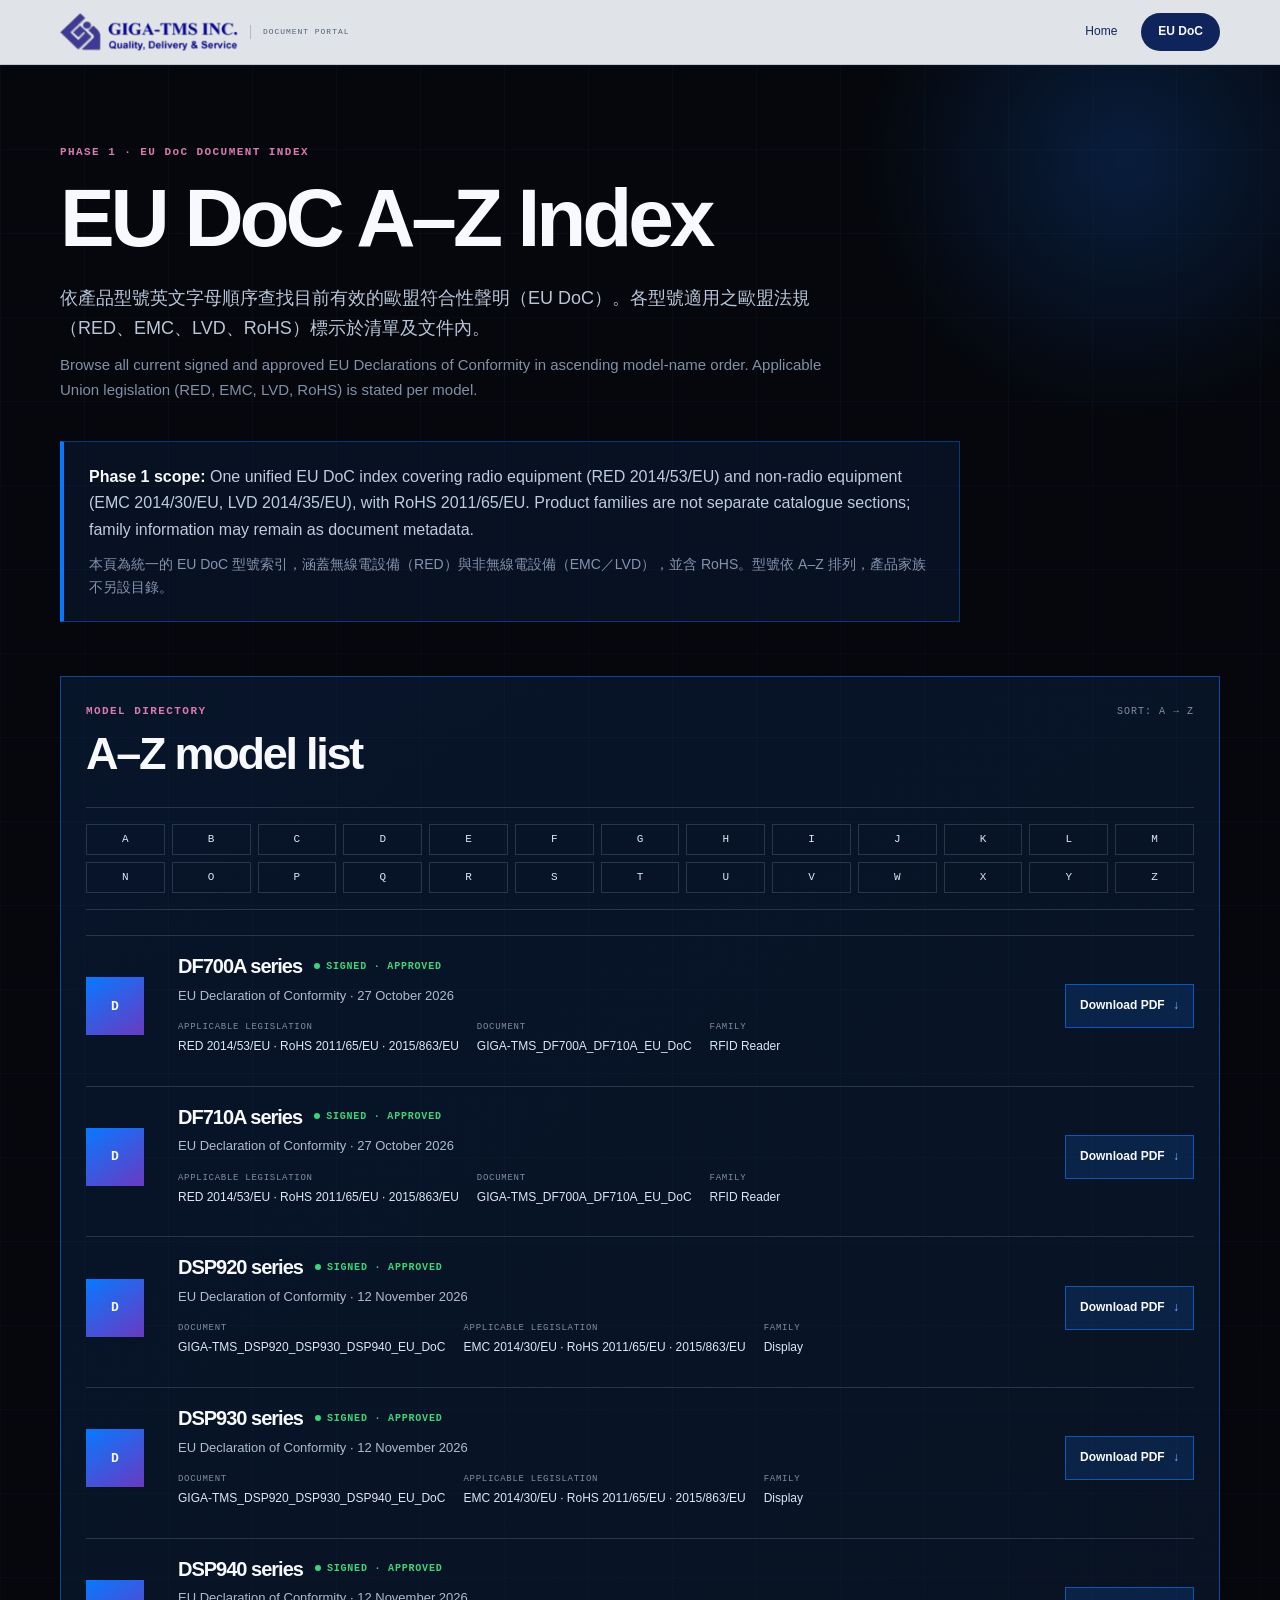
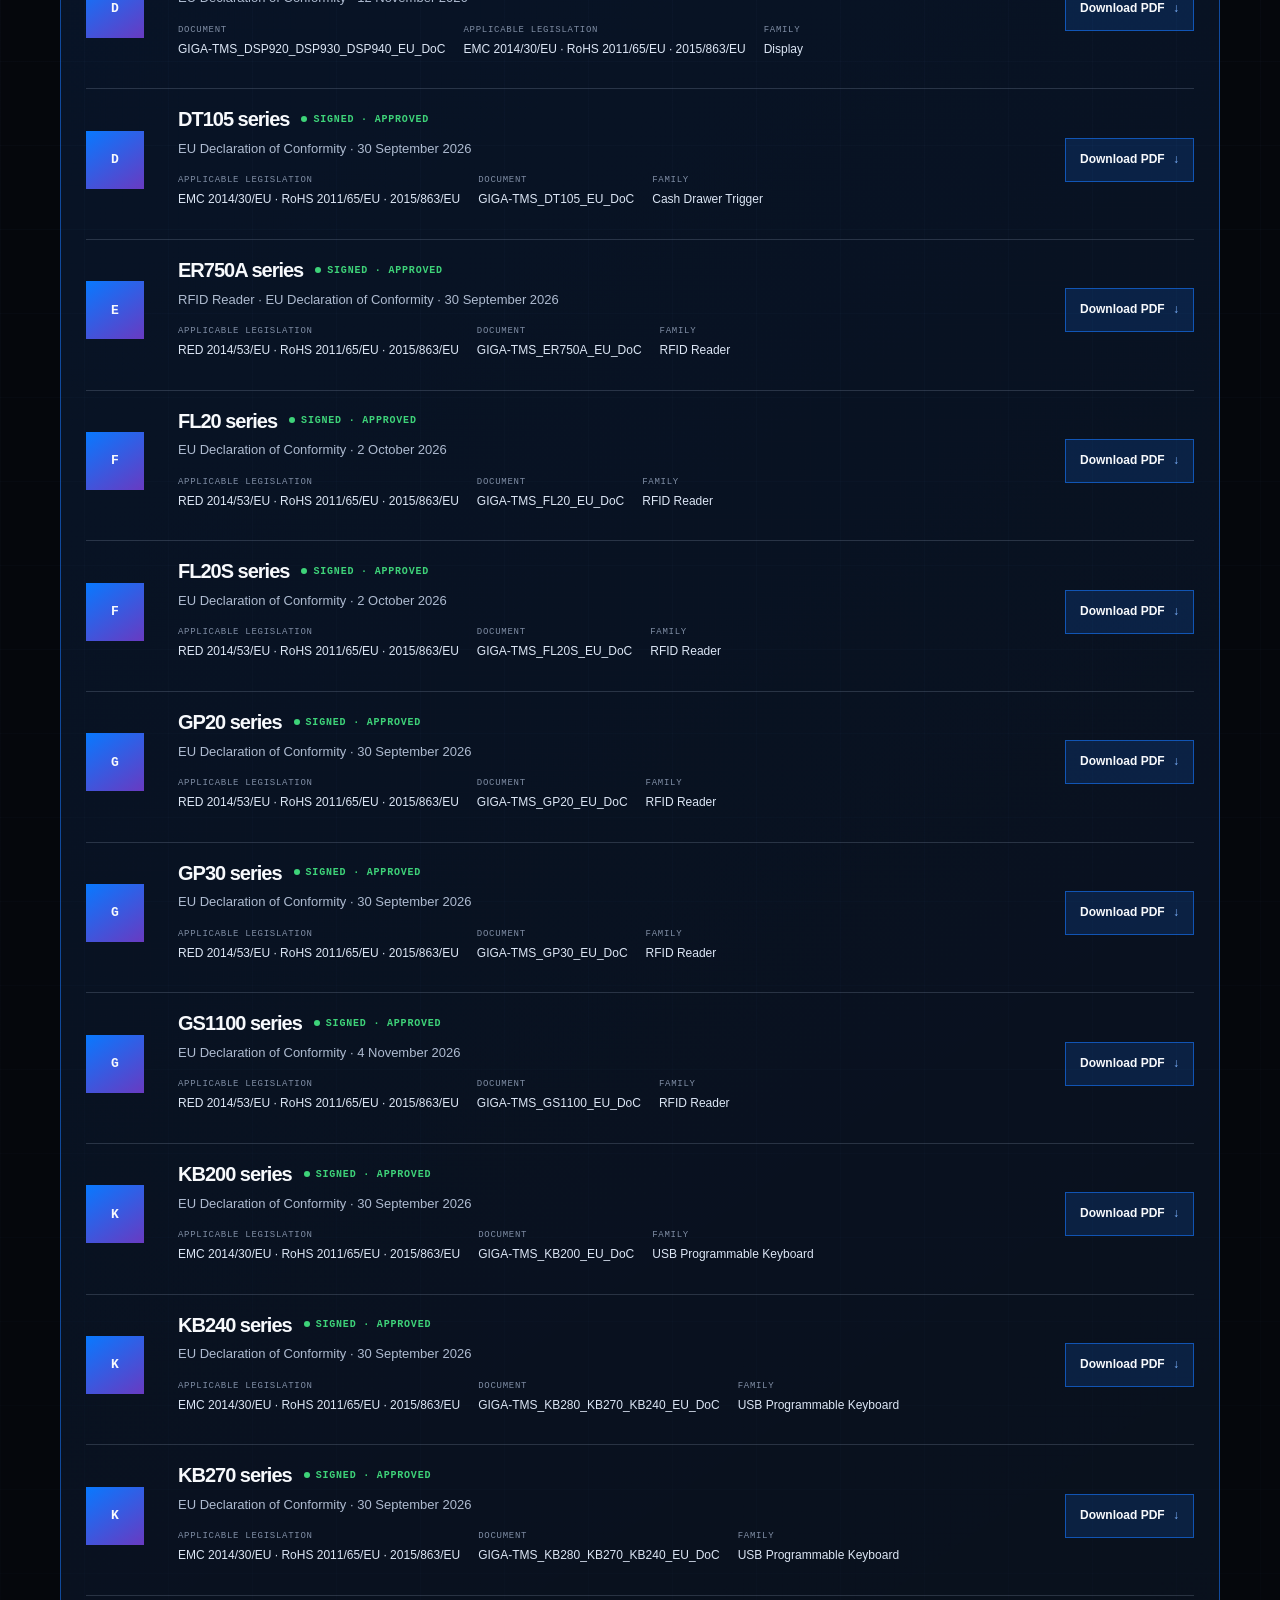
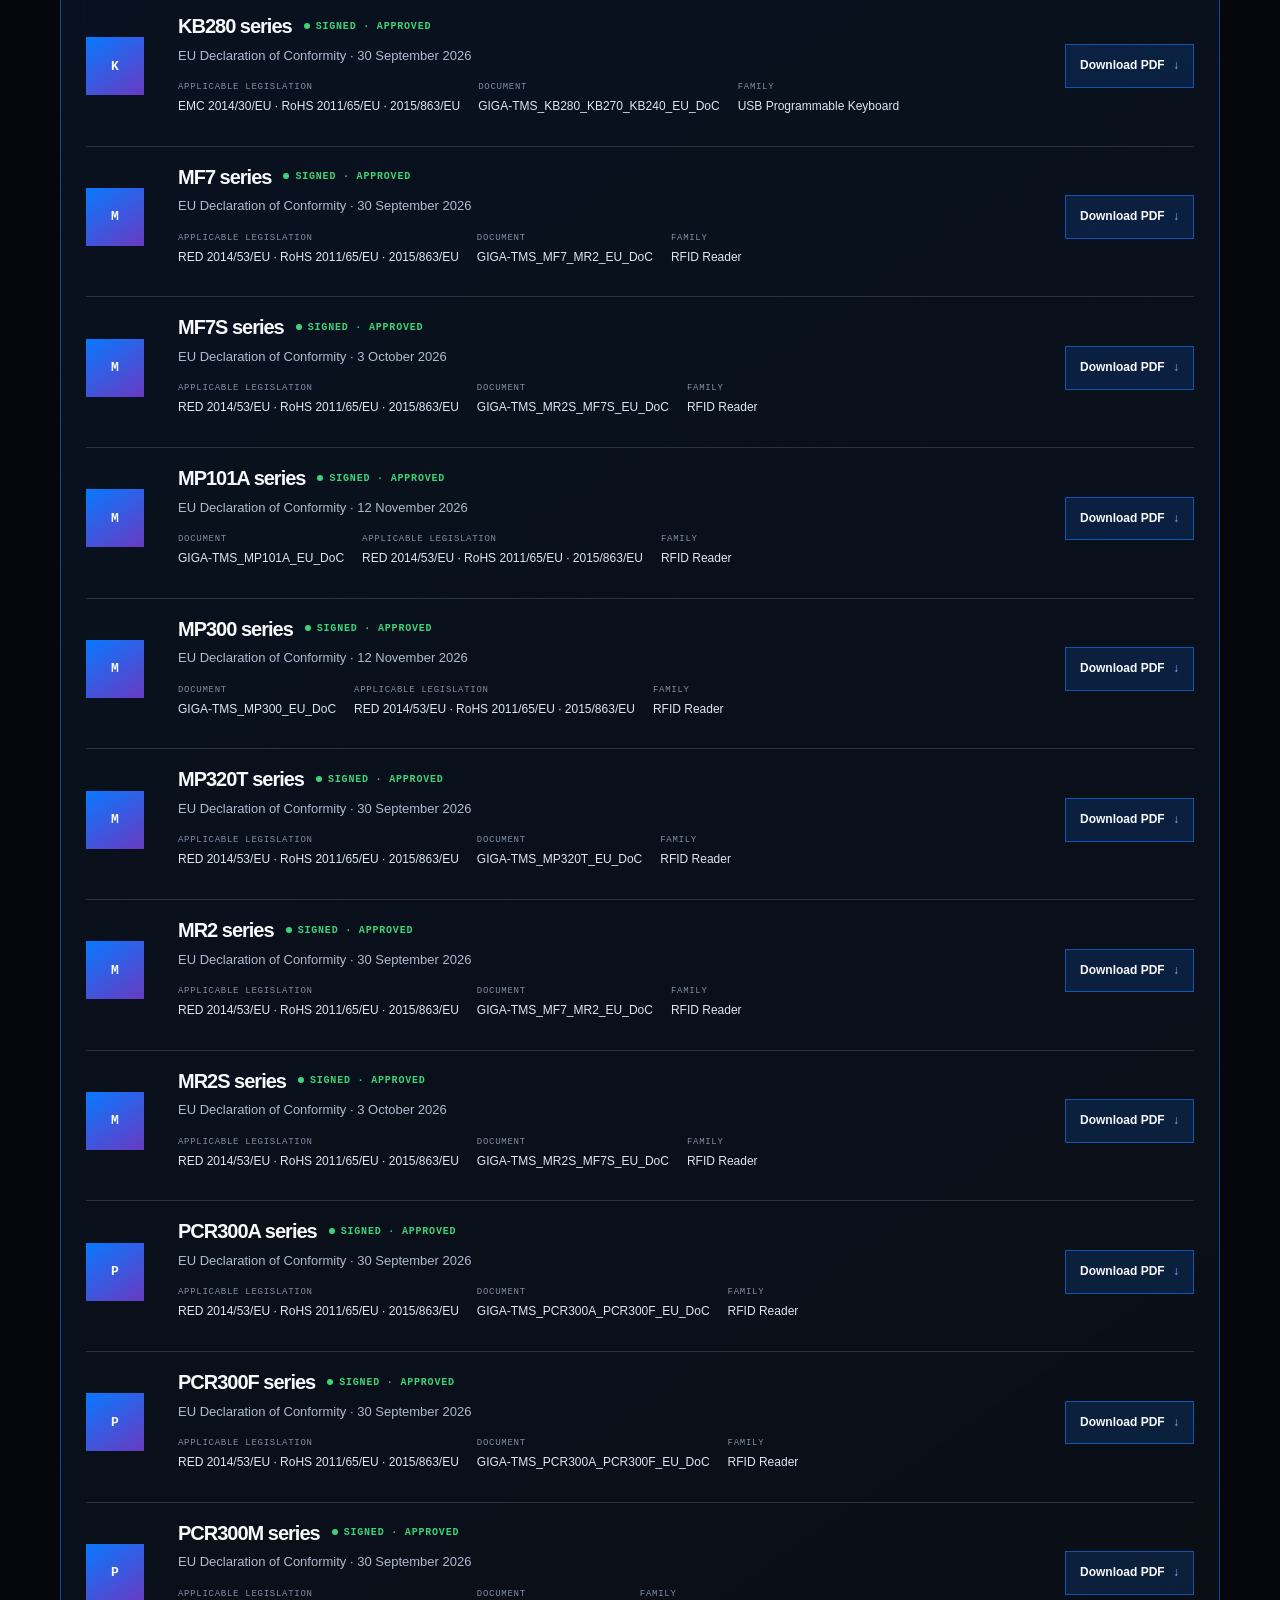
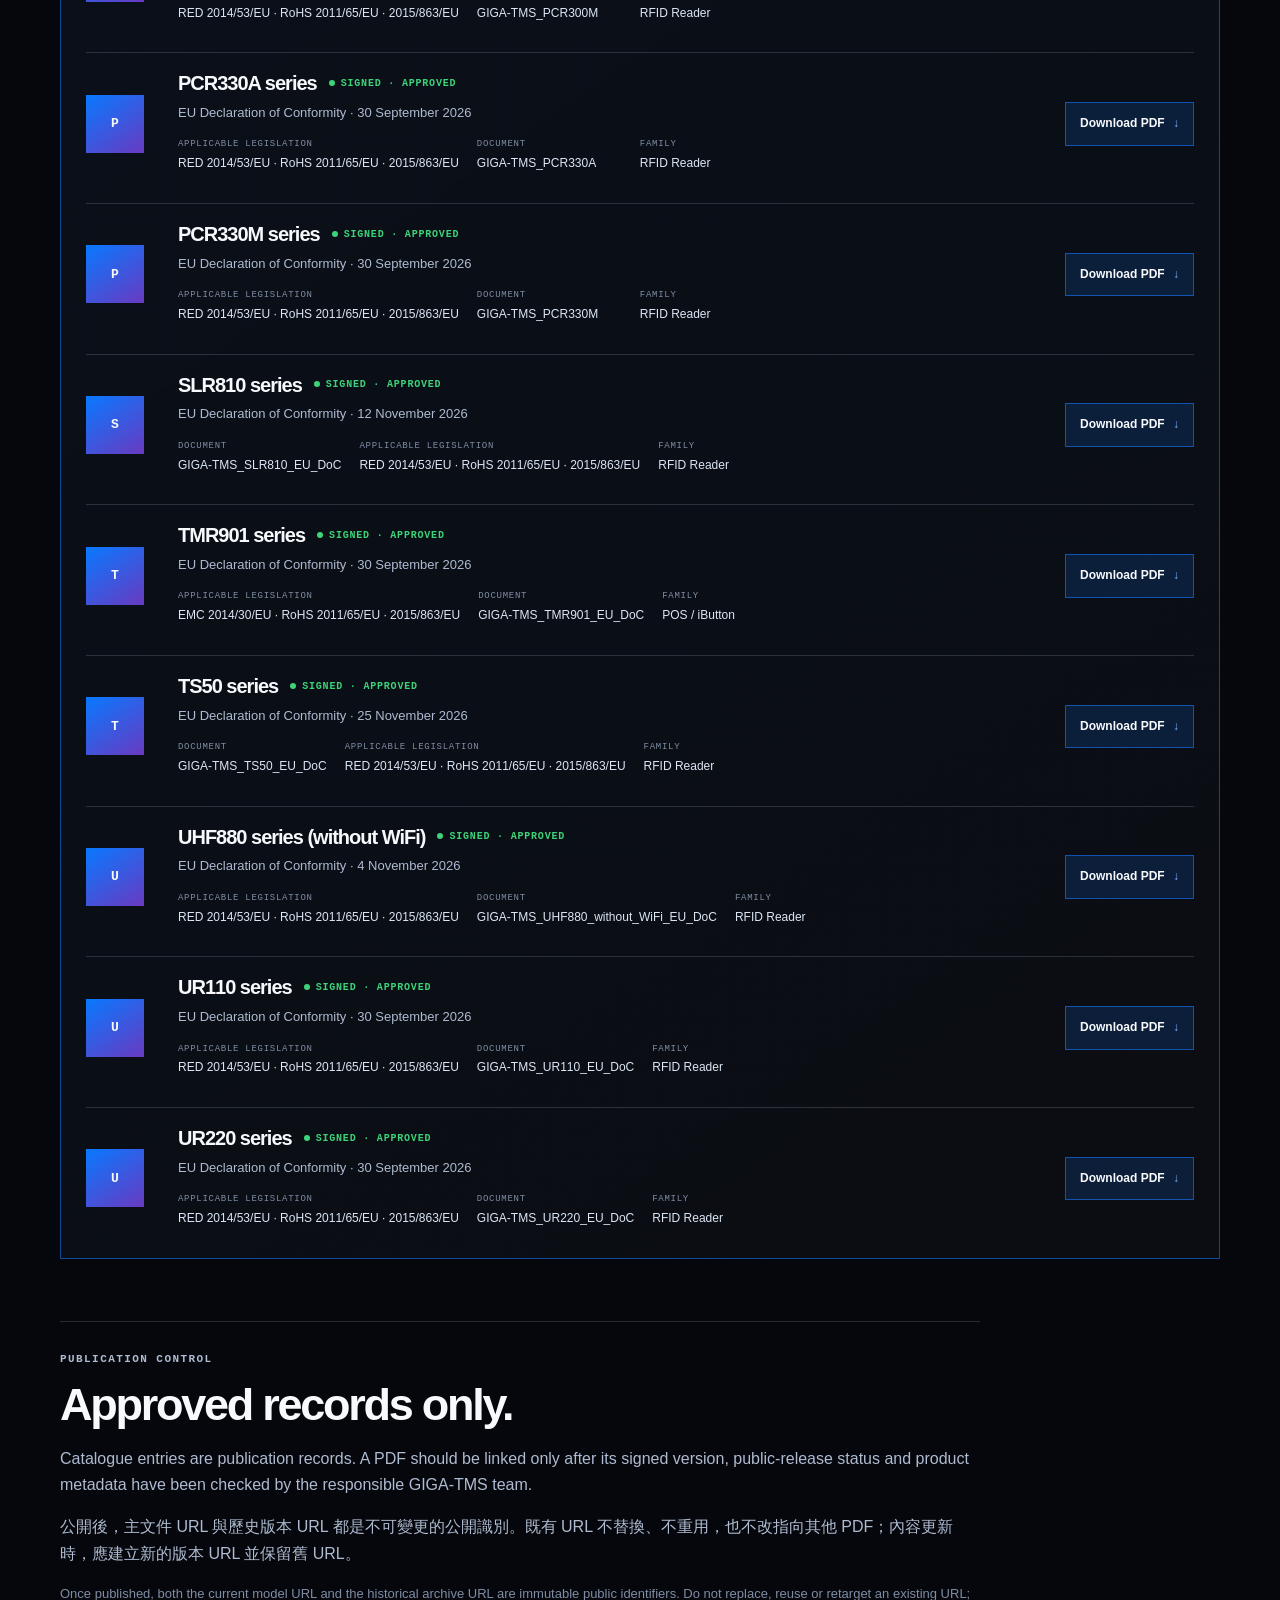
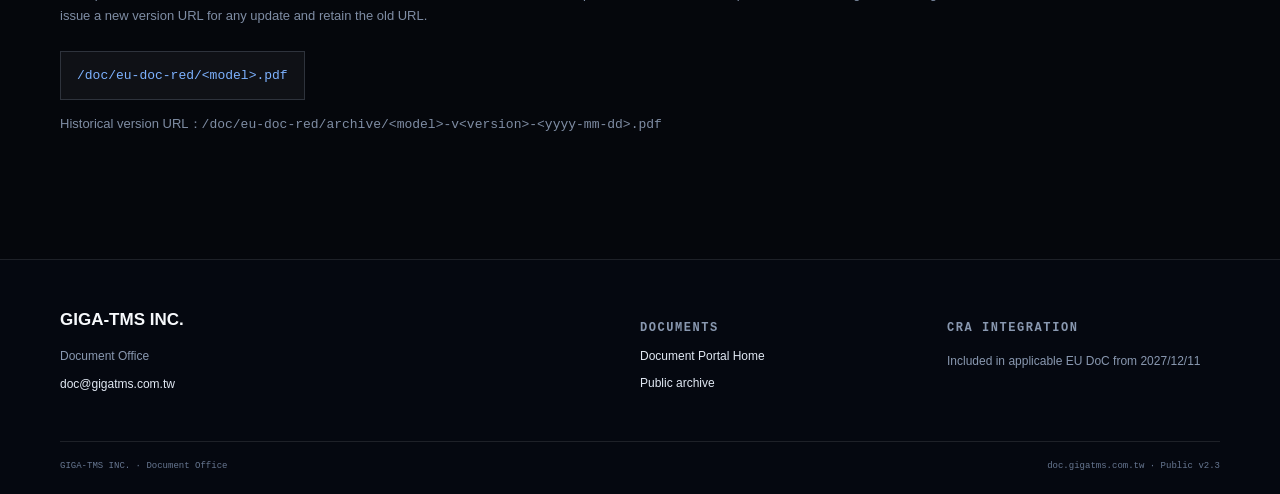
<file: doc/red-da/index.html>
<!DOCTYPE html>
<html lang="zh-Hant">
<head>
  <meta charset="UTF-8">
  <meta name="viewport" content="width=device-width, initial-scale=1">
  <title>EU DoC · Legacy URL</title>
  <meta name="robots" content="noindex">
  <link rel="canonical" href="https://doc.gigatms.com.tw/doc/eu-doc-red/">
  <meta http-equiv="refresh" content="0; url=/doc/eu-doc-red/">
  <script>window.location.replace('/doc/eu-doc-red/' + window.location.search + window.location.hash);</script>
</head>
<body>
  <p>此目錄已改用 <a href="/doc/eu-doc-red/">EU DoC</a>。This catalogue has moved to <a href="/doc/eu-doc-red/">EU DoC</a>.</p>
</body>
</html>
</file>
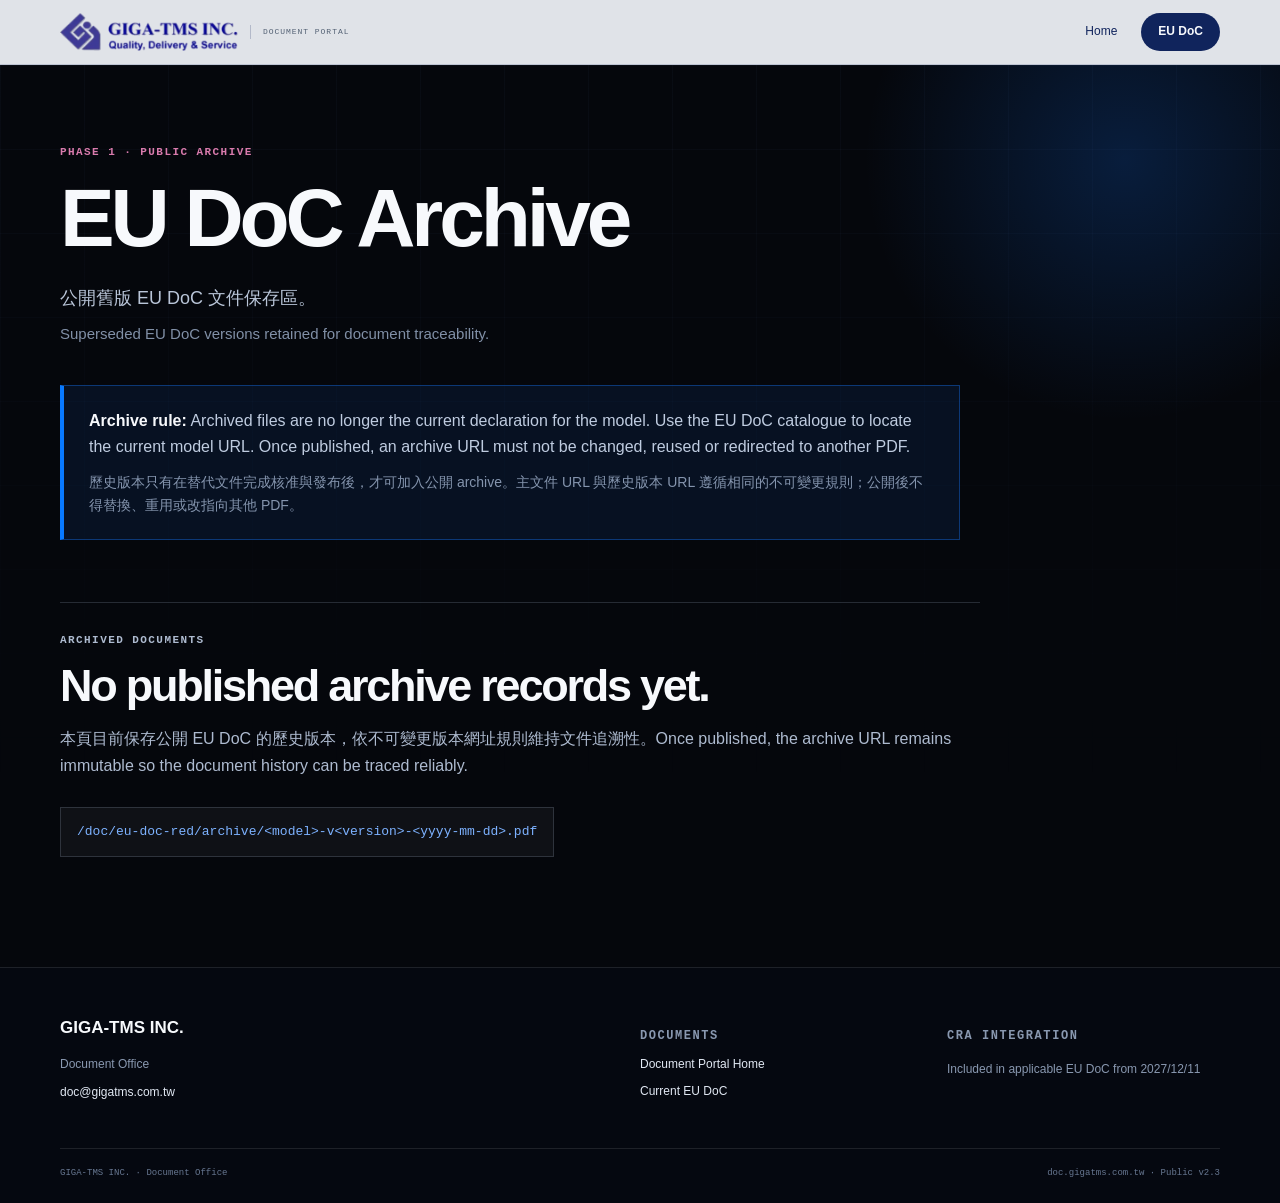
<file: doc/eu-doc-red/archive/index.html>
<!DOCTYPE html>
<html lang="en">
<head>
  <meta charset="UTF-8">
  <meta name="viewport" content="width=device-width, initial-scale=1">
  <title>EU DoC Archive · GIGA-TMS Document Portal</title>
  <meta name="description" content="Public archive of superseded GIGA-TMS EU DoC versions.">
  <link rel="stylesheet" href="/assets/doc.css">
</head>
<body>
  <header class="site-header">
    <div class="shell header-inner">
      <a class="brand" href="/" aria-label="GIGA-TMS Document Portal home">
        <img class="header-mark" src="/assets/GIGA-TMS_wordmark_color_transparent.png" alt="GIGA-TMS INC. Quality, Delivery &amp; Service">
        <span class="brand-context">DOCUMENT PORTAL</span>
      </a>
      <nav class="nav" aria-label="Primary navigation">
        <a href="/">Home</a>
        <a class="nav-cta" href="/doc/eu-doc-red/">EU DoC</a>
      </nav>
    </div>
  </header>

  <main class="main">
    <div class="shell">
      <p class="eyebrow">PHASE 1 · PUBLIC ARCHIVE</p>
      <h1>EU DoC Archive</h1>
      <p class="lead">公開舊版 EU DoC 文件保存區。<span class="zh">Superseded EU DoC versions retained for document traceability.</span></p>

      <div class="notice">
        <p><strong>Archive rule:</strong> Archived files are no longer the current declaration for the model. Use the EU DoC catalogue to locate the current model URL. Once published, an archive URL must not be changed, reused or redirected to another PDF.</p>
        <p>歷史版本只有在替代文件完成核准與發布後，才可加入公開 archive。主文件 URL 與歷史版本 URL 遵循相同的不可變更規則；公開後不得替換、重用或改指向其他 PDF。</p>
      </div>

      <section class="section" aria-labelledby="archive-title">
        <p class="eyebrow">ARCHIVED DOCUMENTS</p>
        <h2 id="archive-title">No published archive records yet.</h2>
        <p>本頁目前保存公開 EU DoC 的歷史版本，依不可變更版本網址規則維持文件追溯性。Once published, the archive URL remains immutable so the document history can be traced reliably.</p>
        <div class="code-block">/doc/eu-doc-red/archive/&lt;model&gt;-v&lt;version&gt;-&lt;yyyy-mm-dd&gt;.pdf</div>
      </section>
    </div>
  </main>

  <footer class="site-footer">
    <div class="shell footer-grid">
      <div><strong class="footer-company-name">GIGA-TMS INC.</strong><p>Document Office<br><a href="mailto:doc@gigatms.com.tw">doc@gigatms.com.tw</a></p></div>
      <div><p class="footer-label">DOCUMENTS</p><a href="/">Document Portal Home</a><a href="/doc/eu-doc-red/">Current EU DoC</a></div>
      <div><p class="footer-label">CRA INTEGRATION</p><p>Included in applicable EU DoC from 2027/12/11</p></div>
    </div>
    <div class="shell footer-bottom"><span>GIGA-TMS INC. · Document Office</span><span>doc.gigatms.com.tw · Public v2.3</span></div>
  </footer>
</body>
</html>
</file>
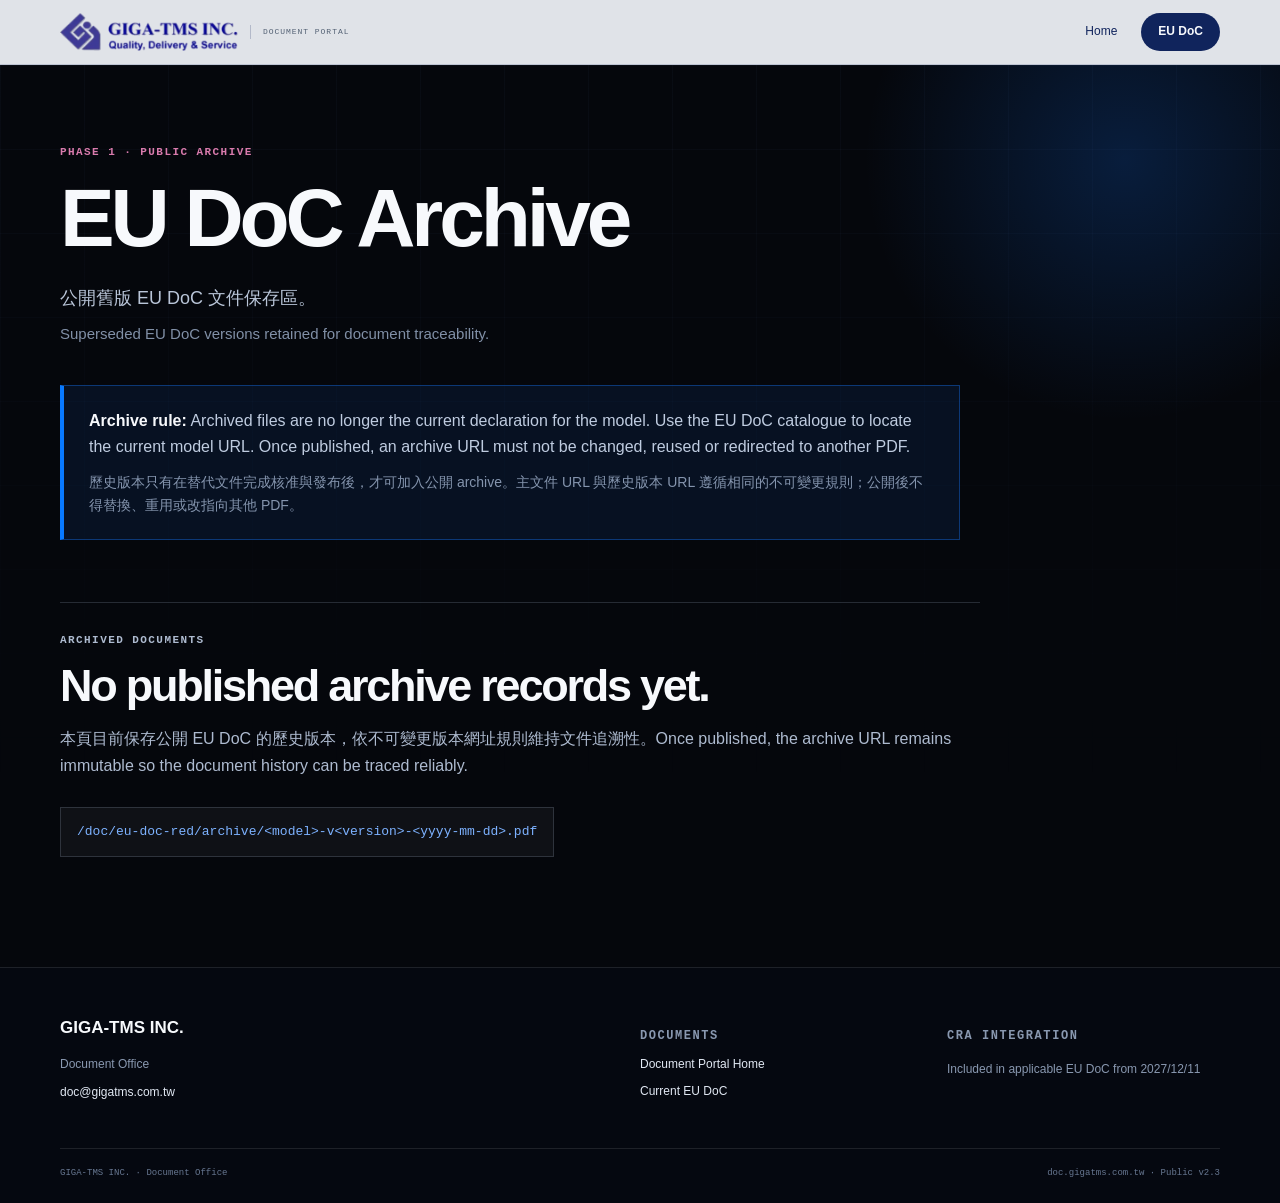
<file: doc/red-da/archive/index.html>
<!DOCTYPE html>
<html lang="zh-Hant">
<head>
  <meta charset="UTF-8">
  <meta name="viewport" content="width=device-width, initial-scale=1">
  <title>EU DoC Archive · Legacy URL</title>
  <meta name="robots" content="noindex">
  <link rel="canonical" href="https://doc.gigatms.com.tw/doc/eu-doc-red/archive/">
  <meta http-equiv="refresh" content="0; url=/doc/eu-doc-red/archive/">
  <script>window.location.replace('/doc/eu-doc-red/archive/' + window.location.search + window.location.hash);</script>
</head>
<body>
  <p>歷史文件保存區已改用 <a href="/doc/eu-doc-red/archive/">EU DoC Archive</a>。The archive has moved to <a href="/doc/eu-doc-red/archive/">EU DoC Archive</a>.</p>
</body>
</html>
</file>
<file: assets/style.css>
:root {
  --black: #05070c;
  --dark: #080d18;
  --nav: #e8ebf0;
  --navy: #10245c;
  --blue: #0879ff;
  --blue-light: #7db2ff;
  --purple: #693ac1;
  --magenta: #c33186;
  --green: #3ed379;
  --white: #f7f9fc;
  --text: #c3ccdc;
  --muted: #7f8da4;
  --line: rgba(188, 205, 233, .18);
  --max: 1160px;
  --sans: Inter, ui-sans-serif, -apple-system, BlinkMacSystemFont, "Segoe UI", "Microsoft JhengHei", "PingFang TC", Arial, sans-serif;
  --mono: "IBM Plex Mono", "SFMono-Regular", Consolas, monospace;
}

* { box-sizing: border-box; }
html { scroll-behavior: smooth; }
body { margin: 0; color: var(--text); background: var(--black); font-family: var(--sans); line-height: 1.6; }
a { color: inherit; }
.shell { width: min(var(--max), calc(100% - 72px)); margin-inline: auto; }

.site-header { position: sticky; top: 0; z-index: 20; border-bottom: 1px solid rgba(16, 36, 92, .16); background: rgba(232, 235, 240, .97); backdrop-filter: blur(13px); }
.header-inner { display: flex; align-items: center; justify-content: space-between; gap: 28px; min-height: 64px; }
.brand { display: flex; align-items: center; gap: 12px; color: #10245c; text-decoration: none; }
.header-mark { display: block; width: 178px; height: auto; opacity: .98; }
.brand-context { padding-left: 12px; border-left: 1px solid rgba(16, 36, 92, .22); color: #536174; font-family: var(--mono); font-size: 8px; font-weight: 500; letter-spacing: .12em; }
.nav { display: flex; align-items: center; gap: 28px; font-size: 12px; }
.nav a { color: #10245c; text-decoration: none; }
.nav a:not(.nav-cta) { display: flex; flex-direction: column; align-items: center; gap: 0; }
.nav a:not(.nav-cta) small { color: #64748b; font-size: 10px; }
.nav a:hover { color: var(--blue); }
.nav-cta { padding: 9px 17px; border-radius: 999px; color: var(--white) !important; background: #10245c; font-weight: 800; }
.nav-cta:hover { color: var(--white) !important; background: var(--blue); }

.hero { position: relative; min-height: 692px; background: var(--black); overflow: hidden; }
.hero-grid { position: absolute; inset: 0; background-image: linear-gradient(rgba(105, 134, 190, .07) 1px, transparent 1px), linear-gradient(90deg, rgba(105, 134, 190, .07) 1px, transparent 1px); background-size: 84px 84px; mask-image: linear-gradient(to bottom, rgba(0, 0, 0, .9), rgba(0, 0, 0, .1) 84%, transparent); }
.hero::before { position: absolute; inset: 0; background: linear-gradient(180deg, rgba(5, 7, 12, .05), rgba(5, 7, 12, .55)), radial-gradient(ellipse at 50% -15%, rgba(21, 82, 153, .34), transparent 45%); content: ""; }
.hero-inner { position: relative; z-index: 1; display: flex; flex-direction: column; align-items: center; padding-top: 123px; padding-bottom: 74px; text-align: center; }
.hero-glow { position: absolute; border-radius: 50%; filter: blur(2px); pointer-events: none; }
.hero-glow-blue { top: -100px; left: 36%; width: 520px; height: 320px; background: radial-gradient(circle, rgba(13, 108, 232, .22), transparent 68%); }
.hero-glow-purple { right: 4%; bottom: -80px; width: 420px; height: 420px; background: radial-gradient(circle, rgba(102, 42, 191, .25), transparent 68%); }
.hero-glow-green { bottom: -130px; left: 4%; width: 370px; height: 340px; background: radial-gradient(circle, rgba(35, 159, 86, .18), transparent 68%); }
.hero-badge { display: inline-flex; align-items: center; gap: 9px; padding: 7px 14px; border: 1px solid rgba(225, 234, 250, .18); border-radius: 999px; color: #d5e0f5; background: rgba(255, 255, 255, .08); font-family: var(--mono); font-size: 11px; }
.live-dot { width: 7px; height: 7px; border-radius: 50%; background: var(--green); box-shadow: 0 0 12px rgba(62, 211, 121, .95); }
.hero h1 { max-width: 930px; margin: 26px 0 20px; color: var(--white); font-size: clamp(52px, 8vw, 106px); line-height: .96; letter-spacing: -.075em; }
.hero h1 span { color: #d4dae7; }
.hero-cn { max-width: 740px; margin: 0; color: #cbd3e0; font-size: 20px; line-height: 1.55; }
.hero-en { max-width: 720px; margin: 17px 0 0; color: #8997ad; font-size: 15px; line-height: 1.65; }
.hero-actions { display: flex; flex-wrap: wrap; gap: 15px; margin-top: 29px; }
.button { display: inline-flex; align-items: center; gap: 14px; padding: 13px 20px; border: 1px solid transparent; border-radius: 999px; font-size: 13px; font-weight: 800; text-decoration: none; transition: transform .18s ease, background .18s ease, border-color .18s ease; }
.button:hover { transform: translateY(-2px); }
.button-primary { color: var(--white); background: var(--blue); box-shadow: 0 8px 24px rgba(8, 121, 255, .28); }
.button-primary:hover { background: #3d97ff; }
.button-secondary { border-color: rgba(255, 255, 255, .18); color: #e1e7f2; background: rgba(255, 255, 255, .07); }
.button-secondary:hover { border-color: rgba(255, 255, 255, .35); background: rgba(255, 255, 255, .13); }
.hero-stats { display: grid; grid-template-columns: repeat(4, 1fr); width: min(900px, 100%); margin-top: 72px; border-top: 1px solid rgba(200, 219, 247, .18); }
.hero-stats div { display: flex; flex-direction: column; gap: 4px; padding: 20px 15px 0; color: #74849d; font-family: var(--mono); font-size: 10px; }
.hero-stats div + div { border-left: 1px solid rgba(200, 219, 247, .12); }
.hero-stats strong { color: #d5dfef; font-size: 13px; }

.dark-section { position: relative; background: var(--dark); }
.commitment { padding: 83px 0 0; border-top: 1px solid rgba(255, 255, 255, .06); }
.split-heading { display: grid; grid-template-columns: 1fr 1.12fr; gap: 90px; }
.section-kicker { margin: 0 0 17px; color: #d97bad; font-family: var(--mono); font-size: 11px; font-weight: 800; letter-spacing: .13em; }
.dark-section h2 { margin: 0; color: var(--white); font-size: clamp(35px, 4.3vw, 58px); line-height: 1.03; letter-spacing: -.065em; }
.section-copy { align-self: end; max-width: 610px; color: #aeb9ca; font-size: 16px; line-height: 1.75; }
.section-copy p { margin: 0; }
.section-copy p + p { margin-top: 13px; color: #71819b; font-size: 14px; }
.section-copy .phase2-alert { margin-top: 18px; padding: 13px 15px; border-left: 3px solid var(--blue); color: #dce6f5; background: rgba(8, 121, 255, .09); font-size: 14px; line-height: 1.65; }
.section-copy .phase2-alert strong { color: var(--white); }
.section-copy .phase2-alert a { color: var(--blue-light); text-decoration: underline; text-underline-offset: 3px; }
.section-copy .phase2-alert-en { margin-top: 9px; color: #aebbd0; font-size: 13px; }
.metric-row { display: grid; grid-template-columns: repeat(4, 1fr); margin-top: 72px; border-top: 1px solid var(--line); }
.metric-row div { display: flex; flex-direction: column; gap: 5px; min-height: 119px; padding: 25px 18px 20px 0; font-family: var(--mono); }
.metric-row div + div { padding-left: 21px; border-left: 1px solid var(--line); }
.metric-row strong { color: #e5ebf5; font-size: 14px; }
.metric-row span { color: #7888a0; font-size: 10px; letter-spacing: .04em; }

.documents { padding: 85px 0 100px; background: #0a101c; }
.section-head { display: flex; align-items: end; justify-content: space-between; gap: 40px; }
.section-note { color: #7888a0; font-family: var(--mono); font-size: 10px; }
.document-grid { display: grid; grid-template-columns: 1.12fr 1fr 1fr; gap: 14px; padding-top: 42px; }
.document-tile { position: relative; display: flex; flex-direction: column; min-height: 286px; padding: 22px 22px 23px; border: 1px solid var(--line); color: #d9e3f2; background: rgba(255, 255, 255, .035); text-decoration: none; transition: transform .2s ease, border-color .2s ease, background .2s ease; overflow: hidden; }
.document-tile:hover { border-color: rgba(92, 159, 255, .65); background: rgba(22, 119, 255, .09); transform: translateY(-3px); }
.document-tile-active { border-color: rgba(22, 119, 255, .72); background: linear-gradient(145deg, rgba(22, 119, 255, .13), rgba(255, 255, 255, .03)); }
.document-tile-phase2 { border-style: dashed; opacity: .82; }
.document-tile-note { cursor: default; }
.document-tile-note:hover { border-color: var(--line); background: rgba(255, 255, 255, .035); transform: none; }
.document-tile-note .tile-link { color: #9aa7ba; }
.tile-top { display: flex; align-items: center; justify-content: space-between; color: #b1bfd4; font-family: var(--mono); font-size: 10px; }
.tile-status { color: var(--green); font-size: 9px; letter-spacing: .08em; }
.tile-status i { display: inline-block; width: 6px; height: 6px; margin-right: 5px; border-radius: 50%; background: var(--green); vertical-align: 1px; }
.tile-status-muted { color: #8694aa; }
.tile-status-muted i { background: #8694aa; }
.tile-main { position: relative; z-index: 1; margin-top: auto; }
.tile-mark { display: inline-grid; place-items: center; width: 44px; height: 44px; margin-bottom: 22px; color: var(--white); background: linear-gradient(145deg, var(--blue), var(--purple)); font-family: var(--mono); font-size: 14px; font-weight: 900; }
.document-tile h3 { margin: 0; color: var(--white); font-size: 27px; line-height: 1.05; letter-spacing: -.05em; }
.document-tile p { margin: 10px 0 0; color: #8998b0; font-size: 13px; }
.tile-link { margin-top: 24px; color: var(--blue-light); font-size: 12px; font-weight: 800; }
.tile-link b { margin-left: 7px; font-size: 15px; }

.support { padding: 73px 0 88px; background: #080c16; border-top: 1px solid rgba(255, 255, 255, .07); }
.support-grid { display: grid; grid-template-columns: 1fr 1.12fr; gap: 90px; }
.support-links { border-top: 1px solid var(--line); }
.support-links a { display: flex; align-items: center; justify-content: space-between; min-height: 65px; border-bottom: 1px solid var(--line); color: #dae3f1; font-size: 15px; text-decoration: none; }
.support-links a:hover { color: var(--blue-light); }
.support-links b { color: var(--blue); font-size: 18px; }

.site-footer { color: #c5d1e5; background: #050810; border-top: 1px solid rgba(255, 255, 255, .1); }
.footer-grid { display: grid; grid-template-columns: 2fr 1fr 1fr 1fr; gap: 34px; padding-top: 48px; padding-bottom: 45px; }
.footer-mark { display: block; width: 202px; opacity: .98; }
.footer-company-name { display: block; color: var(--white); font-size: 17px; font-weight: 800; letter-spacing: -.02em; }
.footer-brand p { margin: 17px 0 0; color: #8d9bb1; font-size: 12px; line-height: 1.75; }
.footer-brand a, .footer-grid a { color: #e1e8f3; text-decoration: none; }
.footer-grid a:hover { color: var(--blue-light); }
.footer-grid > div:not(.footer-brand) { display: flex; flex-direction: column; align-items: flex-start; gap: 9px; font-size: 12px; }
.footer-label { margin: 0 0 3px; color: #d97bad; font-size: 9px; }
.footer-bottom { display: flex; justify-content: space-between; gap: 20px; padding-top: 17px; padding-bottom: 22px; border-top: 1px solid rgba(255, 255, 255, .1); color: #677791; font-family: var(--mono); font-size: 9px; }

@media (max-width: 900px) {
  .shell { width: min(var(--max), calc(100% - 42px)); }
  .nav { gap: 15px; }
  .nav a:not(.nav-cta) { display: none; }
  .hero-inner { padding-top: 92px; }
  .split-heading, .support-grid { grid-template-columns: 1fr; gap: 35px; }
  .document-grid { grid-template-columns: 1fr 1fr; }
  .document-tile:first-child { grid-column: 1 / -1; }
  .footer-grid { grid-template-columns: 1fr 1fr; }
}

@media (max-width: 570px) {
  .shell { width: min(var(--max), calc(100% - 28px)); }
  .header-inner { min-height: 60px; }
  .header-mark { width: 166px; }
  .brand-context { display: none; }
  .hero { min-height: 670px; }
  .hero-inner { padding-top: 78px; }
  .hero-badge { font-size: 9px; }
  .hero h1 { font-size: 55px; }
  .hero-cn { font-size: 17px; }
  .hero-en { font-size: 13px; }
  .hero-actions { align-items: stretch; flex-direction: column; width: min(300px, 100%); }
  .button { justify-content: center; }
  .hero-stats { grid-template-columns: 1fr 1fr; margin-top: 56px; }
  .hero-stats div:nth-child(3) { border-left: 0; }
  .hero-stats div { min-height: 92px; padding-top: 17px; }
  .metric-row { grid-template-columns: 1fr 1fr; margin-top: 48px; }
  .metric-row div { min-height: 92px; }
  .metric-row div:nth-child(3) { padding-left: 0; border-left: 0; }
  .document-grid { grid-template-columns: 1fr; }
  .document-tile:first-child { grid-column: auto; }
  .footer-grid { grid-template-columns: 1fr; gap: 27px; }
  .footer-bottom { align-items: flex-start; flex-direction: column; }
}

@media (prefers-reduced-motion: reduce) {
  *, *::before, *::after { scroll-behavior: auto !important; transition-duration: .01ms !important; }
}
</file>
<file: assets/advisory.css>
:root {
  --black: #05070c;
  --dark: #0b101c;
  --nav: #e8ebf0;
  --blue: #0879ff;
  --blue-light: #7db2ff;
  --purple: #693ac1;
  --green: #3ed379;
  --magenta: #d97bad;
  --white: #f7f9fc;
  --text: #c3ccdc;
  --muted: #8795aa;
  --line: rgba(188, 205, 233, .18);
  --sans: Inter, ui-sans-serif, -apple-system, BlinkMacSystemFont, "Segoe UI", "Microsoft JhengHei", "PingFang TC", Arial, sans-serif;
  --mono: "IBM Plex Mono", "SFMono-Regular", Consolas, monospace;
  --max: 1160px;
}

* { box-sizing: border-box; }
html { scroll-behavior: smooth; }
body { margin: 0; color: var(--text); background: var(--black); font-family: var(--sans); line-height: 1.65; }
a { color: inherit; }
.shell { width: min(var(--max), calc(100% - 72px)); margin-inline: auto; }
.site-header { position: sticky; top: 0; z-index: 20; border-bottom: 1px solid rgba(16, 36, 92, .16); background: rgba(232, 235, 240, .97); backdrop-filter: blur(13px); }
.header-inner { display: flex; align-items: center; justify-content: space-between; gap: 28px; min-height: 64px; }
.brand { display: flex; align-items: center; gap: 12px; color: #10245c; text-decoration: none; }
.header-mark { display: block; width: 178px; height: auto; opacity: .98; }
.brand-context { padding-left: 12px; border-left: 1px solid rgba(16, 36, 92, .22); color: #536174; font-family: var(--mono); font-size: 8px; letter-spacing: .12em; }
.nav { display: flex; align-items: center; gap: 22px; font-size: 12px; }
.nav a { color: #10245c; text-decoration: none; line-height: 1.15; }
.nav a span { color: #536174; font-size: 10px; letter-spacing: .04em; }
.nav a:hover { color: var(--blue); }
.nav .nav-cta { padding: 9px 17px; border-radius: 999px; color: var(--white); background: #10245c; font-weight: 800; }
.nav .nav-cta:hover { color: var(--white); background: var(--blue); }
.main { position: relative; min-height: calc(100vh - 64px); padding: 82px 0 110px; overflow: hidden; }
.main::before { position: absolute; inset: 0; z-index: -2; background-image: linear-gradient(rgba(105, 134, 190, .055) 1px, transparent 1px), linear-gradient(90deg, rgba(105, 134, 190, .055) 1px, transparent 1px); background-size: 84px 84px; mask-image: linear-gradient(to bottom, rgba(0, 0, 0, .85), transparent 86%); content: ""; }
.main::after { position: absolute; top: -170px; left: 42%; z-index: -1; width: 620px; height: 450px; border-radius: 50%; background: radial-gradient(circle, rgba(22, 119, 255, .2), transparent 68%); content: ""; }
.eyebrow, .table-label, .footer-label { margin: 0 0 13px; color: var(--magenta); font-family: var(--mono); font-size: 11px; font-weight: 800; letter-spacing: .13em; }
h1, h2, h3 { line-height: 1.08; letter-spacing: -.05em; }
h1 { max-width: 960px; margin: 0; color: var(--white); font-size: clamp(44px, 7vw, 82px); }
h1 span { color: var(--blue-light); }
h2 { margin: 0; color: var(--white); font-size: clamp(28px, 4vw, 48px); }
.heading-en { display: block; margin-top: 10px; color: #8fa1bc; font-size: .42em; font-weight: 500; letter-spacing: -.02em; }
.lead { max-width: 860px; margin: 20px 0 0; color: #b9c5d8; font-size: 18px; line-height: 1.7; }
.lead .zh { display: block; margin-top: 10px; color: #8190a7; font-size: 15px; }
.en { display: block; margin-top: 7px; color: #8190a7; font-size: .94em; line-height: 1.55; }
.hero-actions { display: flex; flex-wrap: wrap; gap: 14px; margin-top: 31px; }
.button { display: inline-flex; align-items: center; gap: 12px; padding: 13px 20px; border: 1px solid transparent; border-radius: 999px; font-size: 13px; font-weight: 800; text-decoration: none; transition: transform .18s ease, background .18s ease, border-color .18s ease; }
.button:hover { transform: translateY(-2px); }
.button-primary { color: var(--white); background: var(--blue); box-shadow: 0 8px 24px rgba(8, 121, 255, .28); }
.button-primary:hover { background: #3d97ff; }
.button-secondary { border-color: rgba(255, 255, 255, .18); color: #e1e7f2; background: rgba(255, 255, 255, .07); }
.button-secondary:hover { border-color: rgba(255, 255, 255, .35); background: rgba(255, 255, 255, .13); }
.summary-grid { display: grid; grid-template-columns: repeat(3, 1fr); gap: 14px; margin-top: 65px; }
.summary-card { min-height: 152px; padding: 21px; border: 1px solid var(--line); background: rgba(255, 255, 255, .035); }
.summary-card strong { display: block; color: var(--white); font-family: var(--mono); font-size: 14px; }
.summary-card span { display: block; margin-top: 9px; color: #8998b0; font-size: 13px; line-height: 1.6; }
.advisory-section { margin-top: 80px; padding-top: 30px; border-top: 1px solid var(--line); }
.advisory-head { display: flex; align-items: end; justify-content: space-between; gap: 28px; }
.advisory-head p { max-width: 470px; margin: 0; color: #8998b0; font-size: 14px; }
.table-shell { margin-top: 30px; overflow-x: auto; border: 1px solid var(--line); background: rgba(255, 255, 255, .025); }
table { width: 100%; min-width: 1120px; border-collapse: collapse; font-size: 13px; }
thead { background: rgba(255, 255, 255, .055); }
th, td { padding: 15px 14px; border-bottom: 1px solid var(--line); text-align: left; vertical-align: top; }
th { color: #cdd8e9; font-family: var(--mono); font-size: 10px; line-height: 1.45; letter-spacing: .06em; text-transform: uppercase; white-space: nowrap; }
th span { color: #8493aa; font-family: var(--sans); font-size: 10px; font-weight: 500; letter-spacing: 0; text-transform: none; }
td { color: #aebbd0; }
tbody tr:last-child td { border-bottom: 0; }
.advisory-id { color: var(--white); font-family: var(--mono); font-weight: 800; }
.advisory-empty { padding: 34px 22px; border: 1px dashed rgba(217, 123, 173, .45); color: #9ba9bd; background: rgba(217, 123, 173, .04); }
.advisory-empty strong, .advisory-empty span { display: block; }
.advisory-empty strong { margin-bottom: 9px; color: var(--white); font-size: 16px; }
.advisory-empty .en { margin-top: 10px; color: #9ba9bd; }
.severity, .status { display: inline-flex; align-items: center; gap: 7px; font-family: var(--mono); font-size: 10px; font-weight: 800; letter-spacing: .06em; }
.severity::before, .status::before { width: 6px; height: 6px; border-radius: 50%; background: currentColor; content: ""; }
.severity { color: #f4c56d; }
.status { color: var(--green); }
.field-guide { margin-top: 28px; padding: 28px; border: 1px solid var(--line); background: rgba(255, 255, 255, .025); }
.field-guide-head { display: flex; align-items: end; justify-content: space-between; gap: 28px; }
.field-guide-head h3 { margin: 0; color: var(--white); font-size: 24px; }
.field-guide-head > p { max-width: 390px; margin: 0; color: #8998b0; font-size: 13px; }
.field-grid { display: grid; grid-template-columns: repeat(3, 1fr); gap: 10px; margin-top: 24px; }
.field-grid article { min-height: 118px; padding: 17px; border: 1px solid var(--line); background: rgba(255, 255, 255, .025); }
.field-grid strong { color: var(--white); font-size: 14px; }
.field-grid p { margin: 8px 0 0; color: #8998b0; font-size: 13px; line-height: 1.55; }
code { padding: 2px 5px; color: #b9d3ff; background: rgba(8, 121, 255, .12); font-family: var(--mono); font-size: .92em; }
.publication-notes { display: grid; grid-template-columns: 1fr 1fr; gap: 15px; margin-top: 22px; }
.policy { display: grid; grid-template-columns: 1fr 1fr; gap: 15px; margin-top: 15px; }
.policy-card { padding: 22px; border: 1px solid var(--line); background: rgba(255, 255, 255, .035); }
.policy-card h3 { margin: 0; color: var(--white); font-size: 20px; }
.policy-card p { margin: 10px 0 0; color: #8998b0; font-size: 14px; line-height: 1.65; }
.policy-card .button { margin-top: 17px; }
.site-footer { border-top: 1px solid rgba(255, 255, 255, .1); background: #050810; }
.footer-grid { display: grid; grid-template-columns: 2fr 1fr 1.35fr; gap: 34px; padding: 46px 0; }
.footer-company-name { display: block; color: var(--white); font-size: 17px; font-weight: 800; }
.footer-grid p { margin: 13px 0 0; color: #8998b0; font-size: 12px; }
.footer-grid a { display: block; margin-top: 8px; color: #e1e8f3; font-size: 12px; text-decoration: none; }
.footer-grid a:hover { color: var(--blue-light); }
.footer-bottom { display: flex; justify-content: space-between; gap: 20px; padding: 17px 0 22px; border-top: 1px solid rgba(255, 255, 255, .1); color: #677791; font-family: var(--mono); font-size: 9px; }
@media (max-width: 980px) { .summary-grid, .field-grid { grid-template-columns: 1fr 1fr; } .publication-notes, .policy { grid-template-columns: 1fr; } .advisory-head, .field-guide-head { align-items: flex-start; flex-direction: column; } .footer-grid { grid-template-columns: 1fr 1fr; } }
@media (max-width: 800px) { .nav a:not(.nav-cta):not([aria-current="page"]) { display: none; } .nav { gap: 10px; } }
@media (max-width: 570px) { .shell { width: min(var(--max), calc(100% - 28px)); } .header-mark { width: 166px; } .brand-context { display: none; } .main { padding-top: 58px; } .summary-grid, .field-grid { grid-template-columns: 1fr; } .summary-grid { margin-top: 46px; } .footer-grid { grid-template-columns: 1fr; gap: 24px; } .footer-bottom { align-items: flex-start; flex-direction: column; } h1 { font-size: clamp(40px, 13vw, 62px); } .lead { font-size: 16px; } .hero-actions { flex-direction: column; align-items: stretch; } .button { justify-content: center; } .field-guide { padding: 20px; } }
</file>
<file: assets/doc.css>
:root {
  --black: #05070c;
  --dark: #0b101c;
  --nav: #e8ebf0;
  --blue: #0879ff;
  --blue-light: #7db2ff;
  --purple: #693ac1;
  --magenta: #c33186;
  --green: #3ed379;
  --white: #f7f9fc;
  --text: #c3ccdc;
  --muted: #8795aa;
  --line: rgba(188, 205, 233, .18);
  --sans: Inter, ui-sans-serif, -apple-system, BlinkMacSystemFont, "Segoe UI", "Microsoft JhengHei", "PingFang TC", Arial, sans-serif;
  --mono: "IBM Plex Mono", "SFMono-Regular", Consolas, monospace;
  --max: 1160px;
}

* { box-sizing: border-box; }
html { scroll-behavior: smooth; }
body { margin: 0; color: var(--text); background: var(--black); font-family: var(--sans); line-height: 1.65; }
a { color: inherit; }
.shell { width: min(var(--max), calc(100% - 72px)); margin-inline: auto; }
.site-header { position: sticky; top: 0; z-index: 20; border-bottom: 1px solid rgba(16, 36, 92, .16); background: rgba(232, 235, 240, .97); backdrop-filter: blur(13px); }
.header-inner { display: flex; align-items: center; justify-content: space-between; gap: 28px; min-height: 64px; }
.brand { display: flex; align-items: center; gap: 12px; color: #10245c; text-decoration: none; }
.header-mark { display: block; width: 178px; height: auto; opacity: .98; }
.brand-context { padding-left: 12px; border-left: 1px solid rgba(16, 36, 92, .22); color: #536174; font-family: var(--mono); font-size: 8px; letter-spacing: .12em; }
.nav { display: flex; align-items: center; gap: 24px; font-size: 12px; }
.nav a { color: #10245c; text-decoration: none; }
.nav a:hover { color: var(--blue); }
.nav .nav-cta { padding: 9px 17px; border-radius: 999px; color: var(--white); background: #10245c; font-weight: 800; }
.nav .nav-cta:hover { color: var(--white); background: var(--blue); }
.main { position: relative; min-height: calc(100vh - 64px); padding: 78px 0 110px; overflow: hidden; }
.main::before { position: absolute; inset: 0; z-index: -2; background-image: linear-gradient(rgba(105, 134, 190, .055) 1px, transparent 1px), linear-gradient(90deg, rgba(105, 134, 190, .055) 1px, transparent 1px); background-size: 84px 84px; mask-image: linear-gradient(to bottom, rgba(0, 0, 0, .85), transparent 82%); content: ""; }
.main::after { position: absolute; top: -180px; right: -120px; z-index: -1; width: 550px; height: 550px; border-radius: 50%; background: radial-gradient(circle, rgba(22, 119, 255, .2), transparent 67%); content: ""; }
.eyebrow, .family-code, .footer-label { margin: 0 0 13px; color: #d97bad; font-family: var(--mono); font-size: 11px; font-weight: 800; letter-spacing: .13em; }
h1, h2, h3 { line-height: 1.08; letter-spacing: -.05em; }
h1 { max-width: 850px; margin: 0; color: var(--white); font-size: clamp(44px, 7vw, 82px); }
h2 { margin: 0; color: var(--white); font-size: clamp(27px, 4vw, 45px); }
h3 { margin: 0; color: var(--white); font-size: 24px; }
.lead { max-width: 780px; margin: 20px 0 0; color: #b9c5d8; font-size: 18px; line-height: 1.7; }
.lead .zh { display: block; margin-top: 8px; color: #8190a7; font-size: 15px; }
.notice { max-width: 900px; margin-top: 38px; padding: 22px 25px; border: 1px solid rgba(22, 119, 255, .38); border-left: 4px solid var(--blue); background: rgba(22, 119, 255, .09); }
.notice strong { color: var(--white); }
.notice p { margin: 0; color: #bfcce0; }
.notice p + p { margin-top: 10px; color: #8494ad; font-size: 14px; }
.family-grid { display: grid; grid-template-columns: repeat(3, 1fr); gap: 15px; margin-top: 54px; }
.family-card { min-height: 245px; padding: 23px; border: 1px solid var(--line); background: rgba(255, 255, 255, .035); }
.family-card.active { border-color: rgba(22, 119, 255, .7); background: linear-gradient(145deg, rgba(22, 119, 255, .14), rgba(255, 255, 255, .025)); }
.family-top { display: flex; justify-content: space-between; color: #a9b7ca; font-family: var(--mono); font-size: 10px; }
.status { color: var(--green); letter-spacing: .08em; }
.status::before { display: inline-block; width: 6px; height: 6px; margin-right: 6px; border-radius: 50%; background: currentColor; content: ""; }
.status-phase2 { color: #d97bad; }
.family-card h2 { margin-top: 58px; font-size: 30px; }
.family-card p { margin: 11px 0 0; color: #8998b0; font-size: 14px; }
.az-index { margin-top: 54px; padding: 25px; border: 1px solid rgba(22, 119, 255, .55); background: linear-gradient(145deg, rgba(22, 119, 255, .12), rgba(255, 255, 255, .025)); }
.az-heading { display: flex; align-items: baseline; justify-content: space-between; gap: 20px; }
.az-heading .eyebrow { margin-bottom: 10px; }
.az-rule { color: #7f8da4; font-family: var(--mono); font-size: 10px; letter-spacing: .1em; }
.az-nav { display: grid; grid-template-columns: repeat(13, 1fr); gap: 7px; margin-top: 28px; padding: 16px 0; border-top: 1px solid var(--line); border-bottom: 1px solid var(--line); }
.az-nav a { display: grid; place-items: center; min-height: 31px; border: 1px solid var(--line); color: #dce6f5; font-family: var(--mono); font-size: 11px; text-decoration: none; }
.az-nav a:hover { border-color: var(--blue); color: var(--white); background: rgba(22, 119, 255, .22); }
.model-empty { display: grid; grid-template-columns: 74px 1fr auto; gap: 18px; align-items: center; padding-top: 25px; }
.model-letter { display: grid; place-items: center; width: 58px; height: 58px; color: var(--white); background: linear-gradient(145deg, var(--blue), var(--purple)); font-family: var(--mono); font-size: 13px; font-weight: 900; }
.model-empty h3 { font-size: 20px; }
.model-empty p { margin: 7px 0 0; color: #8998b0; font-size: 13px; }
.model-record { display: grid; grid-template-columns: 74px 1fr auto; gap: 18px; align-items: center; margin-top: 25px; padding: 20px 0 4px; border-top: 1px solid var(--line); }
.record-main { min-width: 0; }
.record-heading { display: flex; align-items: center; flex-wrap: wrap; gap: 12px; }
.record-heading h3 { font-size: 20px; }
.record-status { color: var(--green); font-family: var(--mono); font-size: 10px; font-weight: 800; letter-spacing: .08em; }
.record-status::before { display: inline-block; width: 6px; height: 6px; margin-right: 6px; border-radius: 50%; background: currentColor; content: ""; }
.record-main > p { margin: 7px 0 0; color: #aebbd0; font-size: 13px; }
.record-meta { display: flex; flex-wrap: wrap; gap: 18px; margin: 14px 0 0; }
.record-meta div { min-width: 145px; }
.record-meta .applicable-legislation { min-width: 250px; max-width: 380px; }
.record-meta dt { color: #7f8da4; font-family: var(--mono); font-size: 9px; letter-spacing: .08em; text-transform: uppercase; }
.record-meta dd { margin: 2px 0 0; color: #dce6f5; font-size: 12px; }
.record-download { padding: 11px 14px; border: 1px solid rgba(22, 119, 255, .6); color: var(--white); background: rgba(22, 119, 255, .16); font-size: 12px; font-weight: 800; text-decoration: none; white-space: nowrap; }
.record-download:hover { border-color: var(--blue); background: var(--blue); }
.record-download b { margin-left: 5px; color: var(--blue-light); }
.placeholder { color: #d97bad; font-family: var(--mono); font-size: 10px; white-space: nowrap; }
.section { max-width: 920px; margin-top: 62px; padding-top: 28px; border-top: 1px solid var(--line); }
.section p { color: #aebbd0; }
.code-block { display: inline-block; margin: 12px 0 0; padding: 13px 16px; border: 1px solid var(--line); color: var(--blue-light); background: rgba(255, 255, 255, .04); font-family: var(--mono); font-size: 13px; }
.small { color: #7f8da4 !important; font-size: 13px; }
.table-wrap { overflow-x: auto; margin-top: 20px; }
table { width: 100%; border-collapse: collapse; min-width: 720px; font-size: 13px; }
th, td { padding: 14px 13px; border-bottom: 1px solid var(--line); text-align: left; }
th { color: #e1e8f3; font-weight: 700; }
td { color: #92a0b5; }
.placeholder { color: #d97bad; font-family: var(--mono); font-size: 11px; }
.site-footer { border-top: 1px solid rgba(255, 255, 255, .1); background: #050810; }
.footer-grid { display: grid; grid-template-columns: 2fr 1fr 1fr; gap: 34px; padding: 46px 0; }
.footer-company-name { display: block; color: var(--white); font-size: 17px; font-weight: 800; }
.footer-grid p { margin: 13px 0 0; color: #8998b0; font-size: 12px; }
.footer-grid a { display: block; margin-top: 8px; color: #e1e8f3; font-size: 12px; text-decoration: none; }
.footer-grid a:hover { color: var(--blue-light); }
.footer-bottom { display: flex; justify-content: space-between; gap: 20px; padding: 17px 0 22px; border-top: 1px solid rgba(255, 255, 255, .1); color: #677791; font-family: var(--mono); font-size: 9px; }
@media (max-width: 800px) { .family-grid { grid-template-columns: 1fr; } .az-nav { grid-template-columns: repeat(9, 1fr); } .model-empty, .model-record { grid-template-columns: 58px 1fr; } .model-empty .placeholder, .model-record .record-download { grid-column: 2; justify-self: start; } .footer-grid { grid-template-columns: 1fr 1fr; } }
@media (max-width: 570px) { .shell { width: min(var(--max), calc(100% - 28px)); } .header-mark { width: 166px; } .brand-context { display: none; } .nav a:not(.nav-cta) { display: none; } .main { padding-top: 58px; } .family-card h2 { margin-top: 42px; } .az-index { padding: 19px; } .az-heading { align-items: flex-start; flex-direction: column; gap: 4px; } .az-nav { grid-template-columns: repeat(6, 1fr); } .model-empty, .model-record { grid-template-columns: 1fr; } .model-empty .placeholder, .model-record .record-download { grid-column: auto; } .record-meta { display: grid; gap: 9px; } .record-meta .applicable-legislation { max-width: none; } .footer-grid { grid-template-columns: 1fr; gap: 24px; } .footer-bottom { align-items: flex-start; flex-direction: column; } }
</file>
